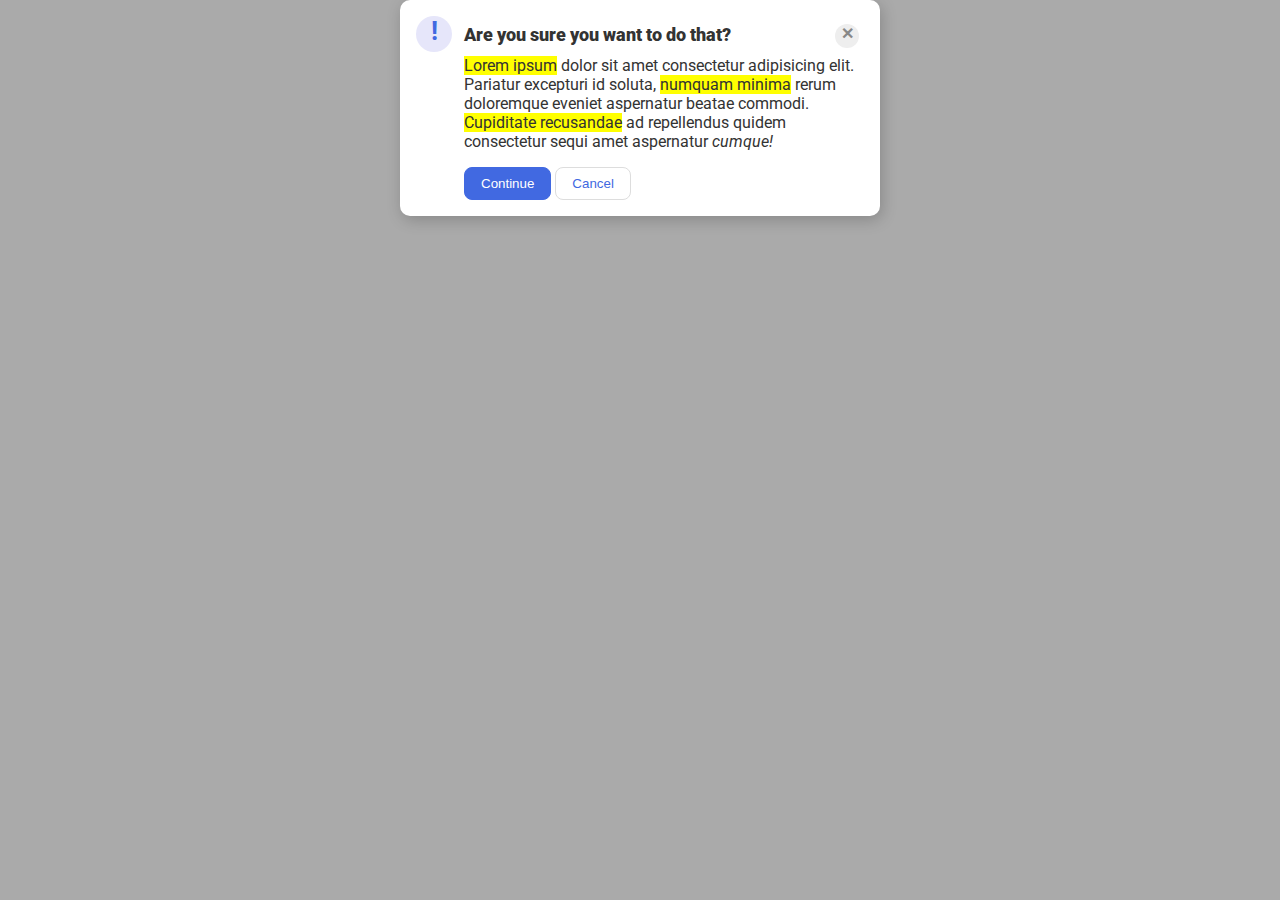
<file: Week - 1/Day - 1/index.html>
<!DOCTYPE html>
<html lang="en">
  <head>
    <meta charset="UTF-8">
    <meta http-equiv="X-UA-Compatible" content="IE=edge">
    <meta name="viewport" content="width=device-width, initial-scale=1.0">
    <link rel="stylesheet" href="./styles.css">
    <title>Modal</title>
  </head>
  <body>
    <div class="modal">
      <div class="icon">!</div>
      <div class="content-container">
        <div class="header">Are you sure you want to do that?
        </div>
        <div class="close-button">&#x2715;</div>
        <div class="text"><span>Lorem ipsum</span> dolor sit amet consectetur adipisicing elit. Pariatur excepturi id soluta, <span>numquam minima</span> rerum doloremque eveniet aspernatur beatae commodi. <span>Cupiditate recusandae</span> ad repellendus quidem consectetur sequi amet aspernatur <em>cumque!</em></div>
        <button class="continue">Continue</button>
        <button class="cancel">Cancel</button>
      </div>
    </div>
  </body>
</html>
</file>
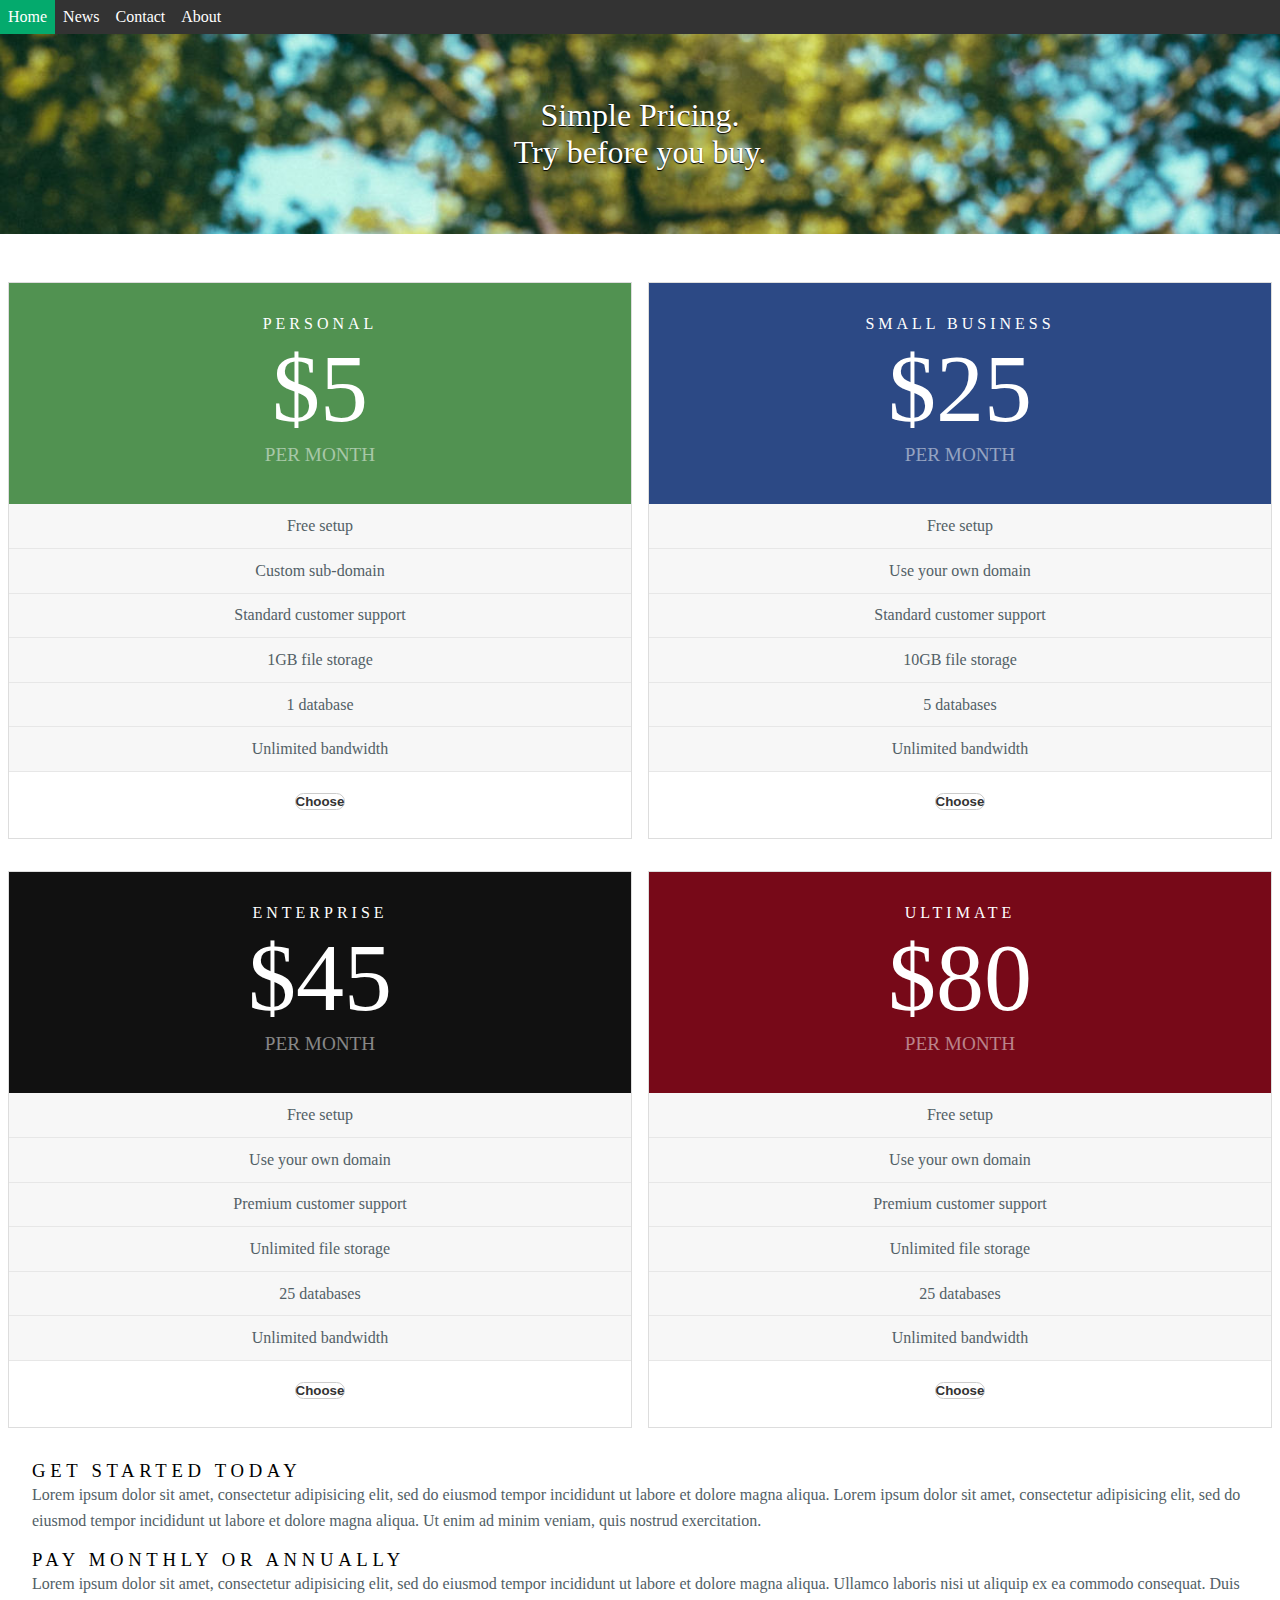
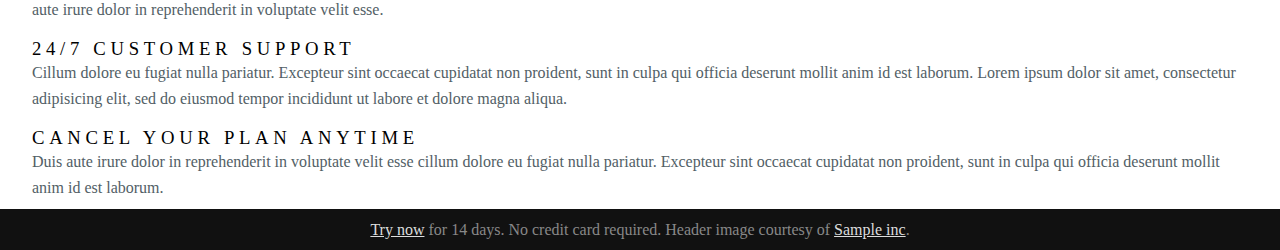
<file: Week - 1/Day - 2/index.html>
<!doctype html>
<html lang="en">

<head>
    <meta charset="utf-8">
    <meta name="viewport" content="width=device-width, initial-scale=1.0">
    <meta name="description" content="A layout example that shows off a responsive pricing table.">
    <title>Pricing Table &ndash; Layout Examples &ndash; Pure</title>
    <link rel="stylesheet" href="styles.css">
</head>

<body>

    <ul class="top-menu">
        <li><a class="active" href="#">Home</a></li>
        <li><a href="#">News</a></li>
        <li><a href="#">Contact</a></li>
        <li><a href="#">About</a></li>
    </ul>

    <div class="banner">
        <h1 class="banner-head">
            Simple Pricing.<br>
            Try before you buy.
        </h1>
    </div>

    <div class="l-content">
        <div class="pricing-tables pure-g">
            <div class="column">
                <div class="pricing-table pricing-table-free">
                    <div class="pricing-table-header">
                        <h2>Personal</h2>

                        <span class="pricing-table-price">
                            $5 <span>per month</span>
                        </span>
                    </div>

                    <ul class="pricing-table-list">
                        <li>Free setup</li>
                        <li>Custom sub-domain</li>
                        <li>Standard customer support</li>
                        <li>1GB file storage</li>
                        <li>1 database</li>
                        <li>Unlimited bandwidth</li>
                    </ul>

                    <button class="button-choose pure-button">Choose</button>
                </div>
            </div>

            <div class="column">
                <div class="pricing-table pricing-table-biz pricing-table-selected">
                    <div class="pricing-table-header">
                        <h2>Small Business</h2>

                        <span class="pricing-table-price">
                            $25 <span>per month</span>
                        </span>
                    </div>

                    <ul class="pricing-table-list">
                        <li>Free setup</li>
                        <li>Use your own domain</li>
                        <li>Standard customer support</li>
                        <li>10GB file storage</li>
                        <li>5 databases</li>
                        <li>Unlimited bandwidth</li>
                    </ul>

                    <button class="button-choose pure-button">Choose</button>
                </div>
            </div>

            <div class="column">
                <div class="pricing-table pricing-table-enterprise">
                    <div class="pricing-table-header">
                        <h2>Enterprise</h2>

                        <span class="pricing-table-price">
                            $45 <span>per month</span>
                        </span>
                    </div>

                    <ul class="pricing-table-list">
                        <li>Free setup</li>
                        <li>Use your own domain</li>
                        <li>Premium customer support</li>
                        <li>Unlimited file storage</li>
                        <li>25 databases</li>
                        <li>Unlimited bandwidth</li>
                    </ul>

                    <button class="button-choose pure-button">Choose</button>
                </div>
            </div>

            <div class="column">
                <div class="pricing-table pricing-table-ult">
                    <div class="pricing-table-header">
                        <h2>Ultimate</h2>

                        <span class="pricing-table-price">
                            $80 <span>per month</span>
                        </span>
                    </div>

                    <ul class="pricing-table-list">
                        <li>Free setup</li>
                        <li>Use your own domain</li>
                        <li>Premium customer support</li>
                        <li>Unlimited file storage</li>
                        <li>25 databases</li>
                        <li>Unlimited bandwidth</li>
                    </ul>

                    <button class="button-choose pure-button">Choose</button>
                </div>
            </div>
        </div> <!-- end pricing-tables -->

        <div class="information pure-g">
            <div class="pure-u-1 pure-u-md-1-2">
                <div class="l-box">
                    <h3 class="information-head">Get started today</h3>
                    <p>
                        Lorem ipsum dolor sit amet, consectetur adipisicing elit, sed do eiusmod tempor incididunt ut
                        labore et dolore magna aliqua. Lorem ipsum dolor sit amet, consectetur adipisicing elit, sed do
                        eiusmod tempor incididunt ut labore et dolore magna aliqua. Ut enim ad minim veniam, quis
                        nostrud exercitation.
                    </p>
                </div>
            </div>

            <div class="pure-u-1 pure-u-md-1-2">
                <div class="l-box">
                    <h3 class="information-head">Pay monthly or annually</h3>
                    <p>
                        Lorem ipsum dolor sit amet, consectetur adipisicing elit, sed do eiusmod tempor incididunt ut
                        labore et dolore magna aliqua. Ullamco laboris nisi ut aliquip ex ea commodo
                        consequat. Duis aute irure dolor in reprehenderit in voluptate velit esse.
                    </p>
                </div>
            </div>

            <div class="pure-u-1 pure-u-md-1-2">
                <div class="l-box">
                    <h3 class="information-head">24/7 customer support</h3>
                    <p>
                        Cillum dolore eu fugiat nulla pariatur. Excepteur sint occaecat cupidatat non proident, sunt in
                        culpa qui officia deserunt mollit anim id est laborum. Lorem ipsum dolor sit amet, consectetur
                        adipisicing elit, sed do eiusmod tempor incididunt ut labore et dolore magna aliqua.
                    </p>
                </div>
            </div>

            <div class="pure-u-1 pure-u-md-1-2">
                <div class="l-box">
                    <h3 class="information-head">Cancel your plan anytime</h3>
                    <p>
                        Duis aute irure dolor in reprehenderit in voluptate velit esse
                        cillum dolore eu fugiat nulla pariatur. Excepteur sint occaecat cupidatat non proident, sunt in
                        culpa qui officia deserunt mollit anim id est laborum.
                    </p>
                </div>
            </div>
        </div> <!-- end information -->
    </div> <!-- end l-content -->

    <div class="footer l-box">
        <p>
            <a href="#">Try now</a> for 14 days. No credit card required. Header image courtesy of <a href='#'>Sample
                inc</a>.
        </p>
    </div>

</body>

</html>
</file>
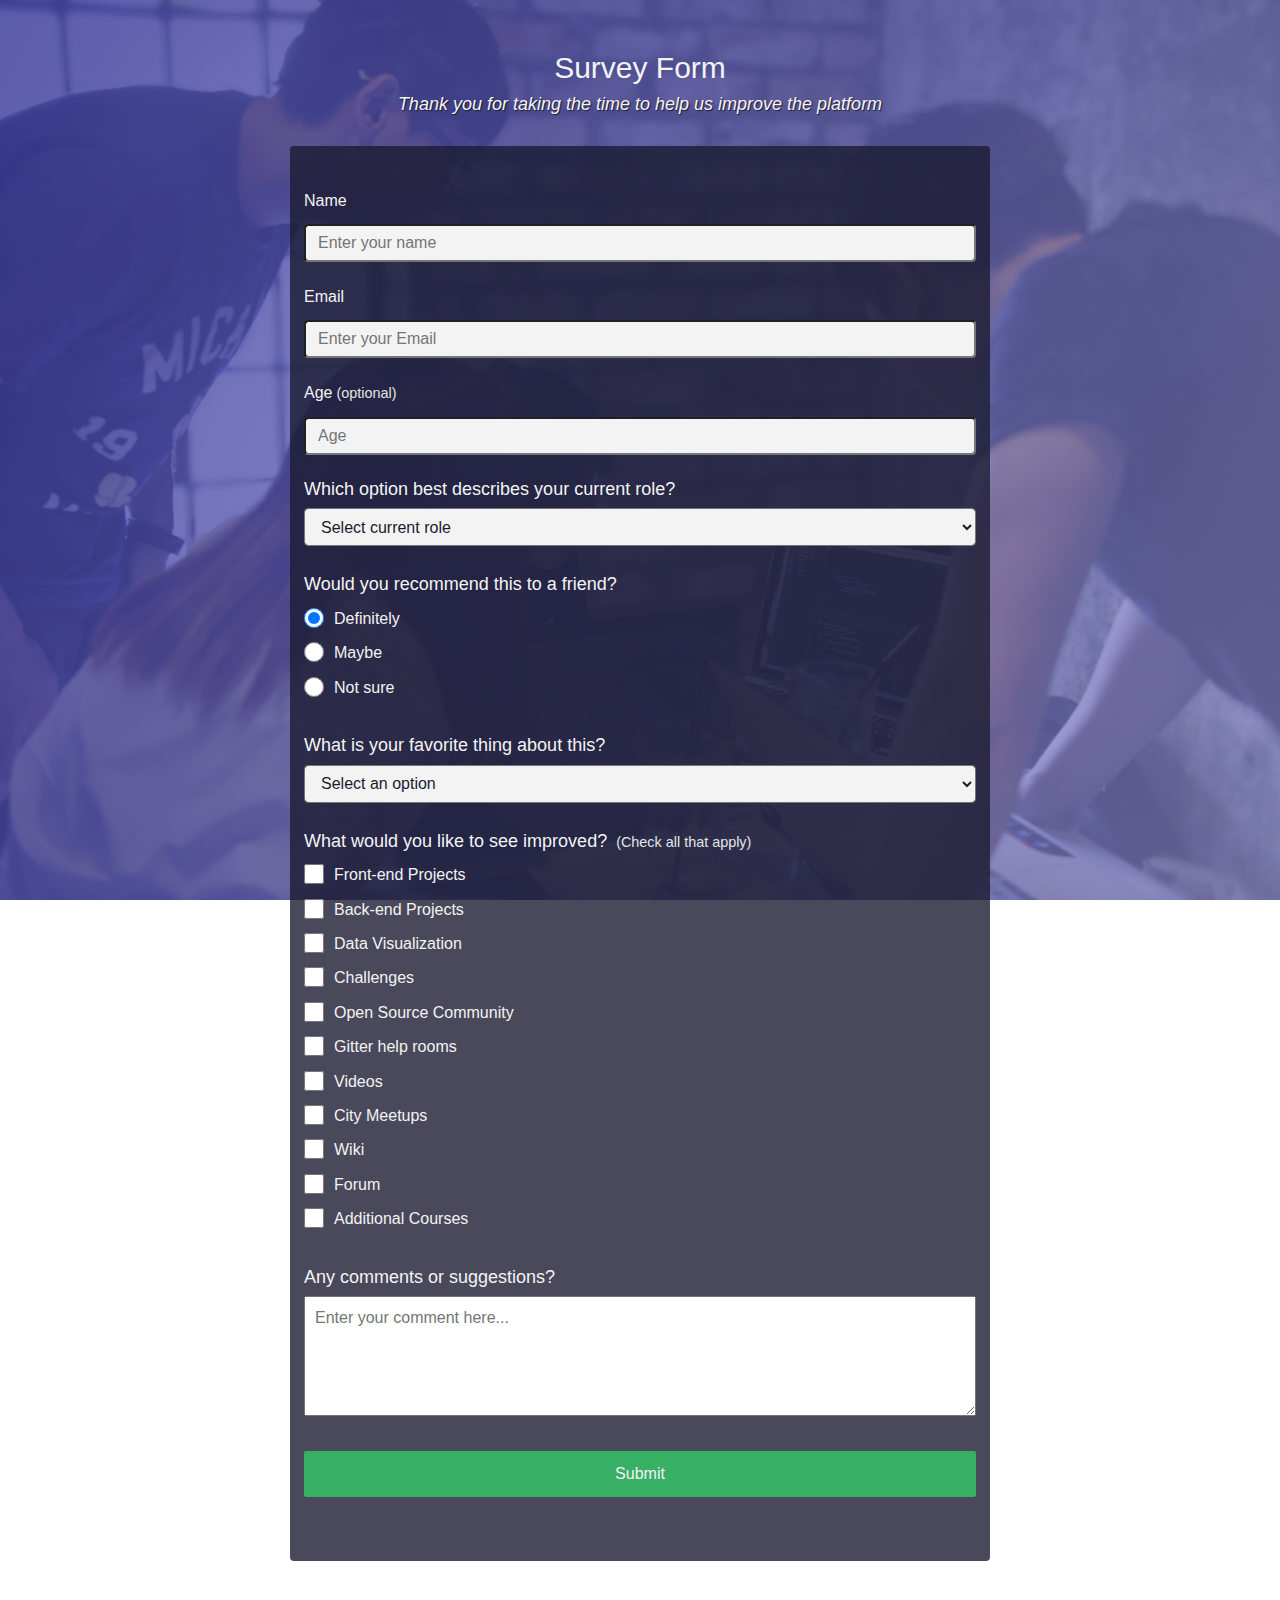
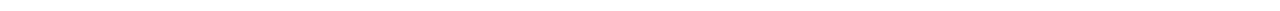
<file: Week - 1/Day - 3/index.html>
<!DOCTYPE html>
<html lang="en">
<head>
    <meta charset="UTF-8">
    <meta http-equiv="X-UA-Compatible" content="IE=edge">
    <meta name="viewport" content="width=device-width, initial-scale=1.0">
    <title>Document</title>
    <link rel="stylesheet" href="styles.css">
</head>
<body>
    
    <div class="container">
        <header class="header">
          <h1 id="title" class="text-center">Survey Form</h1>
          <p id="description" class="description text-center">
            Thank you for taking the time to help us improve the platform
          </p>
        </header>
        <form id="survey-form">
          <div class="form-group">
            <label id="name-label" for="name">Name</label>
            <input
              type="text"
              name="name"
              id="name"
              class="form-control"
              placeholder="Enter your name"
              required
            />
          </div>
          <div class="form-group">
            <label id="email-label" for="email">Email</label>
            <input
              type="email"
              name="email"
              id="email"
              class="form-control"
              placeholder="Enter your Email"
              required
            />
          </div>
          <div class="form-group">
            <label id="number-label" for="number"
              >Age<span class="clue">(optional)</span></label
            >
            <input
              type="number"
              name="age"
              id="number"
              min="10"
              max="99"
              class="form-control"
              placeholder="Age"
            />
          </div>
          <div class="form-group">
            <p>Which option best describes your current role?</p>
            <select id="dropdown" name="role" class="form-control" required>
              <option disabled selected value>Select current role</option>
              <option value="student">Student</option>
              <option value="job">Full Time Job</option>
              <option value="learner">Full Time Learner</option>
              <option value="preferNo">Prefer not to say</option>
              <option value="other">Other</option>
            </select>
          </div>
      
          <div class="form-group">
            <p>Would you recommend this to a friend?</p>
            <label>
              <input
                name="user-recommend"
                value="definitely"
                type="radio"
                class="input-radio"
                checked
              />Definitely</label
            >
            <label>
              <input
                name="user-recommend"
                value="maybe"
                type="radio"
                class="input-radio"
              />Maybe</label
            >
      
            <label
              ><input
                name="user-recommend"
                value="not-sure"
                type="radio"
                class="input-radio"
              />Not sure</label
            >
          </div>
      
          <div class="form-group">
            <p>
              What is your favorite thing about this?
            </p>
            <select id="most-like" name="mostLike" class="form-control" required>
              <option disabled selected value>Select an option</option>
              <option value="challenges">Challenges</option>
              <option value="projects">Projects</option>
              <option value="community">Community</option>
              <option value="openSource">Open Source</option>
            </select>
          </div>
      
          <div class="form-group">
            <p>
              What would you like to see improved?
              <span class="clue">(Check all that apply)</span>
            </p>
      
            <label
              ><input
                name="prefer"
                value="front-end-projects"
                type="checkbox"
                class="input-checkbox"
              />Front-end Projects</label
            >
            <label>
              <input
                name="prefer"
                value="back-end-projects"
                type="checkbox"
                class="input-checkbox"
              />Back-end Projects</label
            >
            <label
              ><input
                name="prefer"
                value="data-visualization"
                type="checkbox"
                class="input-checkbox"
              />Data Visualization</label
            >
            <label
              ><input
                name="prefer"
                value="challenges"
                type="checkbox"
                class="input-checkbox"
              />Challenges</label
            >
            <label
              ><input
                name="prefer"
                value="open-source-community"
                type="checkbox"
                class="input-checkbox"
              />Open Source Community</label
            >
            <label
              ><input
                name="prefer"
                value="gitter-help-rooms"
                type="checkbox"
                class="input-checkbox"
              />Gitter help rooms</label
            >
            <label
              ><input
                name="prefer"
                value="videos"
                type="checkbox"
                class="input-checkbox"
              />Videos</label
            >
            <label
              ><input
                name="prefer"
                value="city-meetups"
                type="checkbox"
                class="input-checkbox"
              />City Meetups</label
            >
            <label
              ><input
                name="prefer"
                value="wiki"
                type="checkbox"
                class="input-checkbox"
              />Wiki</label
            >
            <label
              ><input
                name="prefer"
                value="forum"
                type="checkbox"
                class="input-checkbox"
              />Forum</label
            >
            <label
              ><input
                name="prefer"
                value="additional-courses"
                type="checkbox"
                class="input-checkbox"
              />Additional Courses</label
            >
          </div>
      
          <div class="form-group">
            <p>Any comments or suggestions?</p>
            <textarea
              id="comments"
              class="input-textarea"
              name="comment"
              placeholder="Enter your comment here..."
            ></textarea>
          </div>
      
          <div class="form-group">
            <button type="submit" id="submit" class="submit-button">
              Submit
            </button>
          </div>
        </form>
      </div>

</body>
</html>
</file>
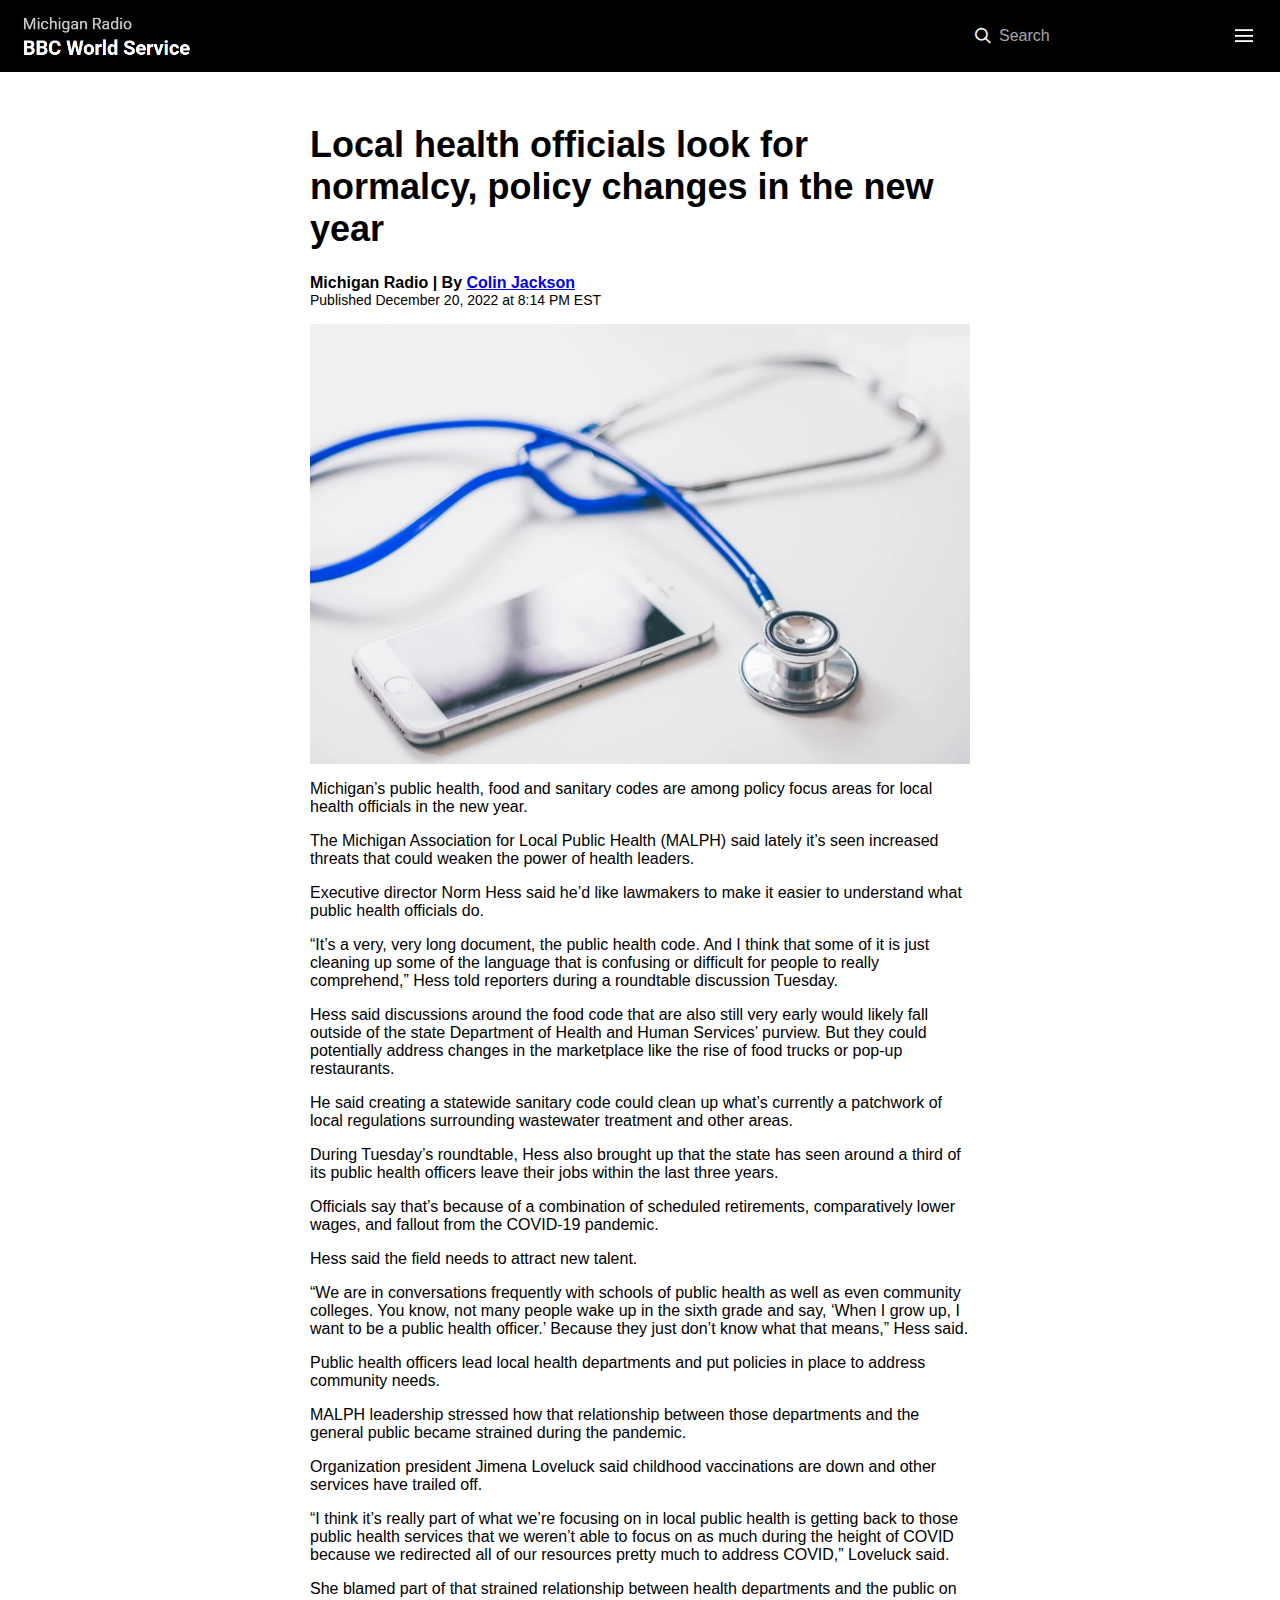
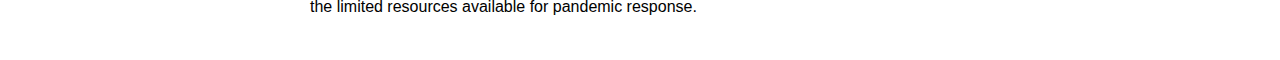
<file: Week - 1/Day - 4/index.html>
<html>
  <head>
    <link href="styles.css" rel="stylesheet" />
  </head>
  <body>
    <nav class="navbar">
      <img class="navbar-logo" src="attachments/logo.png" height="100px" />
      <label for="search-input">
        <span class="icon-search"></span>
        <input
          type="text"
          placeholder="Search"
          class="navbar-search"
          id="search-input"
        />
      </label>
    </nav>
    <span class="burger icon-menu" tabindex="0"></span>
    <span class="burger icon-close"></span>
    <nav class="menu">
      <a href="#" style="animation-delay: 0.1s"> Home </a>
      <a href="#" style="animation-delay: 0.2s"> About </a>
      <a href="#" style="animation-delay: 0.3s"> Services </a>
      <a href="#" style="animation-delay: 0.4s"> Products </a>
      <!-- other links with appt delay -->
    </nav>
    <div class="content">
      <h1>
        Local health officials look for normalcy, policy changes in the new year
      </h1>
      <p class="author-info">
        Michigan Radio | By <a href="#">Colin Jackson</a>
        <span>Published December 20, 2022 at 8:14 PM EST</span>
      </p>
      <img src="attachments/post.png" alt="" />
      <p>
        Michigan’s public health, food and sanitary codes are among policy focus
        areas for local health officials in the new year.
      </p>
      <p>
        The Michigan Association for Local Public Health (MALPH) said lately
        it’s seen increased threats that could weaken the power of health
        leaders.
      </p>
      <p>
        Executive director Norm Hess said he’d like lawmakers to make it easier
        to understand what public health officials do.
      </p>
      <p>
        “It’s a very, very long document, the public health code. And I think
        that some of it is just cleaning up some of the language that is
        confusing or difficult for people to really comprehend,” Hess told
        reporters during a roundtable discussion Tuesday.
      </p>
      <p>
        Hess said discussions around the food code that are also still very
        early would likely fall outside of the state Department of Health and
        Human Services’ purview. But they could potentially address changes in
        the marketplace like the rise of food trucks or pop-up restaurants.
      </p>
      <p>
        He said creating a statewide sanitary code could clean up what’s
        currently a patchwork of local regulations surrounding wastewater
        treatment and other areas.
      </p>
      <p>
        During Tuesday’s roundtable, Hess also brought up that the state has
        seen around a third of its public health officers leave their jobs
        within the last three years.
      </p>
      <p>
        Officials say that’s because of a combination of scheduled retirements,
        comparatively lower wages, and fallout from the COVID-19 pandemic.
      </p>
      <p>Hess said the field needs to attract new talent.</p>
      <p>
        “We are in conversations frequently with schools of public health as
        well as even community colleges. You know, not many people wake up in
        the sixth grade and say, ‘When I grow up, I want to be a public health
        officer.’ Because they just don’t know what that means,” Hess said.
      </p>
      <p>
        Public health officers lead local health departments and put policies in
        place to address community needs.
      </p>
      <p>
        MALPH leadership stressed how that relationship between those
        departments and the general public became strained during the pandemic.
      </p>
      <p>
        Organization president Jimena Loveluck said childhood vaccinations are
        down and other services have trailed off.
      </p>
      <p>
        “I think it’s really part of what we’re focusing on in local public
        health is getting back to those public health services that we weren’t
        able to focus on as much during the height of COVID because we
        redirected all of our resources pretty much to address COVID,” Loveluck
        said.
      </p>
      <p>
        She blamed part of that strained relationship between health departments
        and the public on the limited resources available for pandemic response.
      </p>
    </div>
  </body>
</html>
</file>
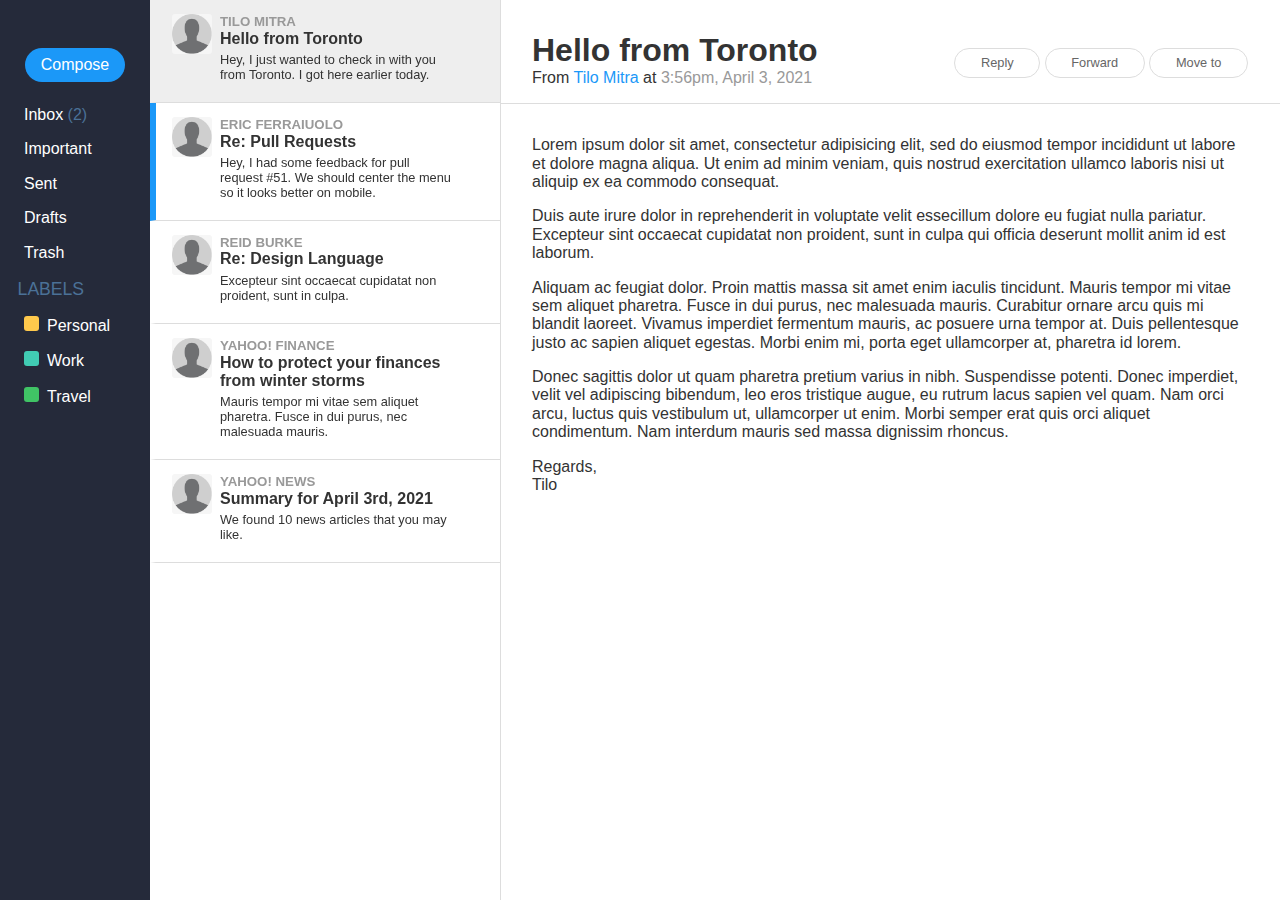
<file: Week - 1/Day - 5/index.html>
<!doctype html>
<html lang="en">
<head>
    <meta charset="utf-8">
    <meta name="viewport" content="width=device-width, initial-scale=1.0">
    <meta name="description" content="A layout example that shows off a responsive email layout.">
    <title>Email &ndash; Layout Examples &ndash; Pure</title>
    <link rel="stylesheet" href="css/pure-min.css">
    <link rel="stylesheet" href="styles.css">
</head>
<body>

<div id="layout" class="content pure-g">
    <div id="nav" class="pure-u">
        <a href="#" id="menuLink" class="nav-menu-button" tabindex="0">Menu</a>

        <div class="nav-inner">
            <button class="primary-button pure-button">Compose</button>

            <div class="pure-menu">
                <ul class="pure-menu-list">
                    <li class="pure-menu-item"><a href="#" class="pure-menu-link">Inbox <span class="email-count">(2)</span></a></li>
                    <li class="pure-menu-item"><a href="#" class="pure-menu-link">Important</a></li>
                    <li class="pure-menu-item"><a href="#" class="pure-menu-link">Sent</a></li>
                    <li class="pure-menu-item"><a href="#" class="pure-menu-link">Drafts</a></li>
                    <li class="pure-menu-item"><a href="#" class="pure-menu-link">Trash</a></li>
                    <li class="pure-menu-heading">Labels</li>
                    <li class="pure-menu-item"><a href="#" class="pure-menu-link"><span class="email-label-personal"></span>Personal</a></li>
                    <li class="pure-menu-item"><a href="#" class="pure-menu-link"><span class="email-label-work"></span>Work</a></li>
                    <li class="pure-menu-item"><a href="#" class="pure-menu-link"><span class="email-label-travel"></span>Travel</a></li>
                </ul>
            </div>
        </div>
    </div>

    <div id="list" class="pure-u-1">
        <div class="email-item email-item-selected pure-g">
            <div class="pure-u">
                <img width="64" height="64" alt="Tilo Mitra&#x27;s avatar" class="email-avatar" src="./attachments/userpic.png">
            </div>

            <div class="pure-u-3-4">
                <h5 class="email-name">Tilo Mitra</h5>
                <h4 class="email-subject">Hello from Toronto</h4>
                <p class="email-desc">
                    Hey, I just wanted to check in with you from Toronto. I got here earlier today.
                </p>
            </div>
        </div>

        <div class="email-item email-item-unread pure-g">
            <div class="pure-u">
                <img width="64" height="64" alt="Eric Ferraiuolo&#x27;s avatar" class="email-avatar" src="./attachments/userpic.png">
            </div>

            <div class="pure-u-3-4">
                <h5 class="email-name">Eric Ferraiuolo</h5>
                <h4 class="email-subject">Re: Pull Requests</h4>
                <p class="email-desc">
                    Hey, I had some feedback for pull request #51. We should center the menu so it looks better on mobile.
                </p>
            </div>
        </div>

        <div class="email-item pure-g">
            <div class="pure-u">
                <img width="64" height="64" alt="Reid Burke&#x27;s avatar" class="email-avatar" src="./attachments/userpic.png">
            </div>

            <div class="pure-u-3-4">
                <h5 class="email-name">Reid Burke</h5>
                <h4 class="email-subject">Re: Design Language</h4>
                <p class="email-desc">
                    Excepteur sint occaecat cupidatat non proident, sunt in culpa.
                </p>
            </div>
        </div>

        <div class="email-item pure-g">
            <div class="pure-u">
                <img width="64" height="64" alt="Yahoo! Finance&#x27;s Avatar" class="email-avatar" src="./attachments/userpic.png">
            </div>

            <div class="pure-u-3-4">
                <h5 class="email-name">Yahoo! Finance</h5>
                <h4 class="email-subject">How to protect your finances from winter storms</h4>
                <p class="email-desc">
                    Mauris tempor mi vitae sem aliquet pharetra. Fusce in dui purus, nec malesuada mauris.
                </p>
            </div>
        </div>

        <div class="email-item pure-g">
            <div class="pure-u">
                <img width="64" height="64" alt="Yahoo! News&#x27; avatar" class="email-avatar" src="./attachments/userpic.png">
            </div>

            <div class="pure-u-3-4">
                <h5 class="email-name">Yahoo! News</h5>
                <h4 class="email-subject">Summary for April 3rd, 2021</h4>
                <p class="email-desc">
                    We found 10 news articles that you may like.
                </p>
            </div>
        </div>
    </div>

    <div id="main" class="pure-u-1">
        <div class="email-content">
            <div class="email-content-header pure-g">
                <div class="pure-u-1-2">
                    <h1 class="email-content-title">Hello from Toronto</h1>
                    <p class="email-content-subtitle">
                        From <a>Tilo Mitra</a> at <span>3:56pm, April 3, 2021</span>
                    </p>
                </div>

                <div class="email-content-controls pure-u-1-2">
                    <button class="secondary-button pure-button">Reply</button>
                    <button class="secondary-button pure-button">Forward</button>
                    <button class="secondary-button pure-button">Move to</button>
                </div>
            </div>

            <div class="email-content-body">
                <p>
                    Lorem ipsum dolor sit amet, consectetur adipisicing elit, sed do eiusmod tempor incididunt ut labore et dolore magna aliqua. Ut enim ad minim veniam, quis nostrud exercitation ullamco laboris nisi ut aliquip ex ea commodo consequat.
                </p>
                <p>
                    Duis aute irure dolor in reprehenderit in voluptate velit essecillum dolore eu fugiat nulla pariatur. Excepteur sint occaecat cupidatat non proident, sunt in culpa qui officia deserunt mollit anim id est laborum.
                </p>
                <p>
                    Aliquam ac feugiat dolor. Proin mattis massa sit amet enim iaculis tincidunt. Mauris tempor mi vitae sem aliquet pharetra. Fusce in dui purus, nec malesuada mauris. Curabitur ornare arcu quis mi blandit laoreet. Vivamus imperdiet fermentum mauris, ac posuere urna tempor at. Duis pellentesque justo ac sapien aliquet egestas. Morbi enim mi, porta eget ullamcorper at, pharetra id lorem.
                </p>
                <p>
                    Donec sagittis dolor ut quam pharetra pretium varius in nibh. Suspendisse potenti. Donec imperdiet, velit vel adipiscing bibendum, leo eros tristique augue, eu rutrum lacus sapien vel quam. Nam orci arcu, luctus quis vestibulum ut, ullamcorper ut enim. Morbi semper erat quis orci aliquet condimentum. Nam interdum mauris sed massa dignissim rhoncus.
                </p>
                <p>
                    Regards,<br>
                    Tilo
                </p>
            </div>
        </div>
    </div>
</div>
</body>
</html>
</file>
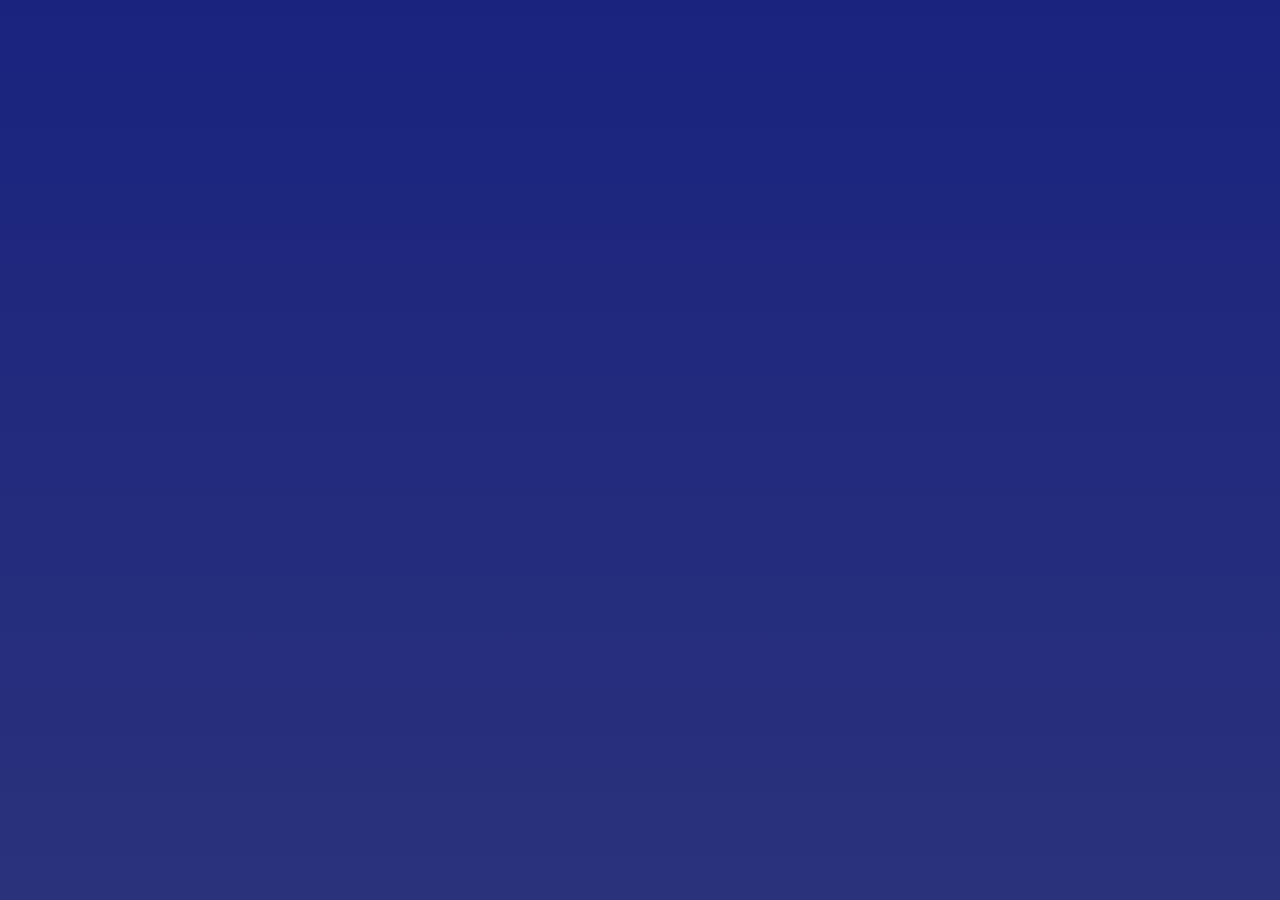
<file: Week - 2/Day - 1/index.html>
<!DOCTYPE html>
<html lang="en">
<head>
    <meta charset="UTF-8">
    <meta http-equiv="X-UA-Compatible" content="IE=edge">
    <meta name="viewport" content="width=device-width, initial-scale=1.0">
    <title>Document</title>
    <link rel="stylesheet" href="styles.css">
    <script src="main.js"></script>
</head>
<body>
    <div class="time" id='time'></div>
</body>
</html>
</file>
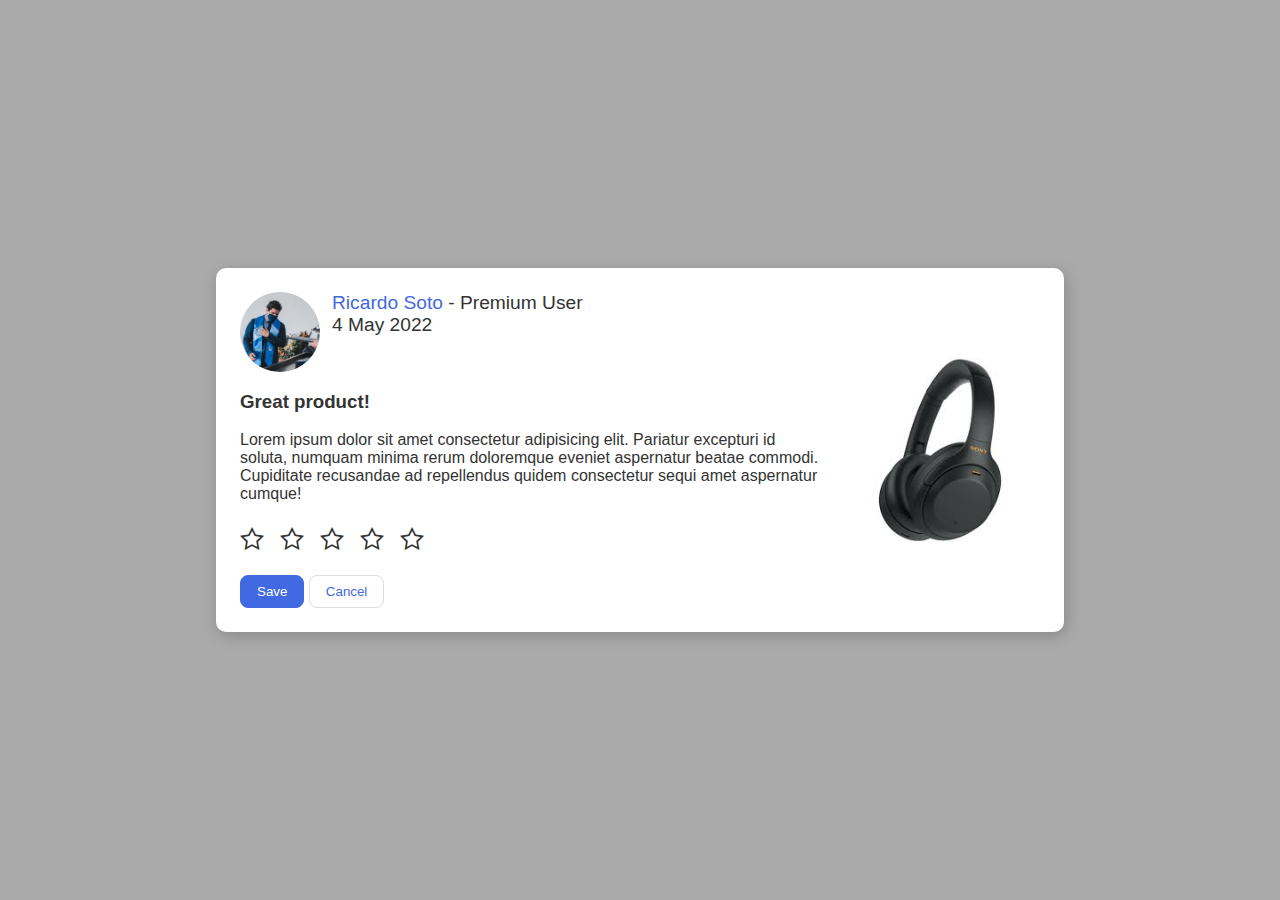
<file: Week - 2/Day - 2/index.html>
<!DOCTYPE html>
<html lang="en">
<head>
    <meta charset="UTF-8">
    <meta http-equiv="X-UA-Compatible" content="IE=edge">
    <meta name="viewport" content="width=device-width, initial-scale=1.0">
    <title>Review Card</title>
    <link rel="stylesheet" href="./styles.css">
    <script src="./main.js"></script>
</head>
<body>
    <div class="modal">
        <div class="content-container">
          <div class="header">
            <img src="./attachments/profilep.jpg" class="user-img"></img>
            <div>
                <p><a href="#">Ricardo Soto</a> - Premium User</p>
                <p>4 May 2022</p>
            </div>
          </div>
          <h3>Great product!</h3>
          <p class="text">Lorem ipsum dolor sit amet consectetur adipisicing elit. Pariatur excepturi id soluta, numquam minima rerum doloremque eveniet aspernatur beatae commodi. Cupiditate recusandae ad repellendus quidem consectetur sequi amet aspernatur cumque!</p>
          <div class="star-container">
            <span class="icon-star-empty"></span>
            <span class="icon-star-empty"></span>
            <span class="icon-star-empty"></span>
            <span class="icon-star-empty"></span>
            <span class="icon-star-empty"></span>
          </div>
          <button class="continue">Save</button>
          <button class="cancel">Cancel</button>
        </div>
        <img class="product-img" src="./attachments/headphones.jpg">
      </div>
</body>
</html>
</file>
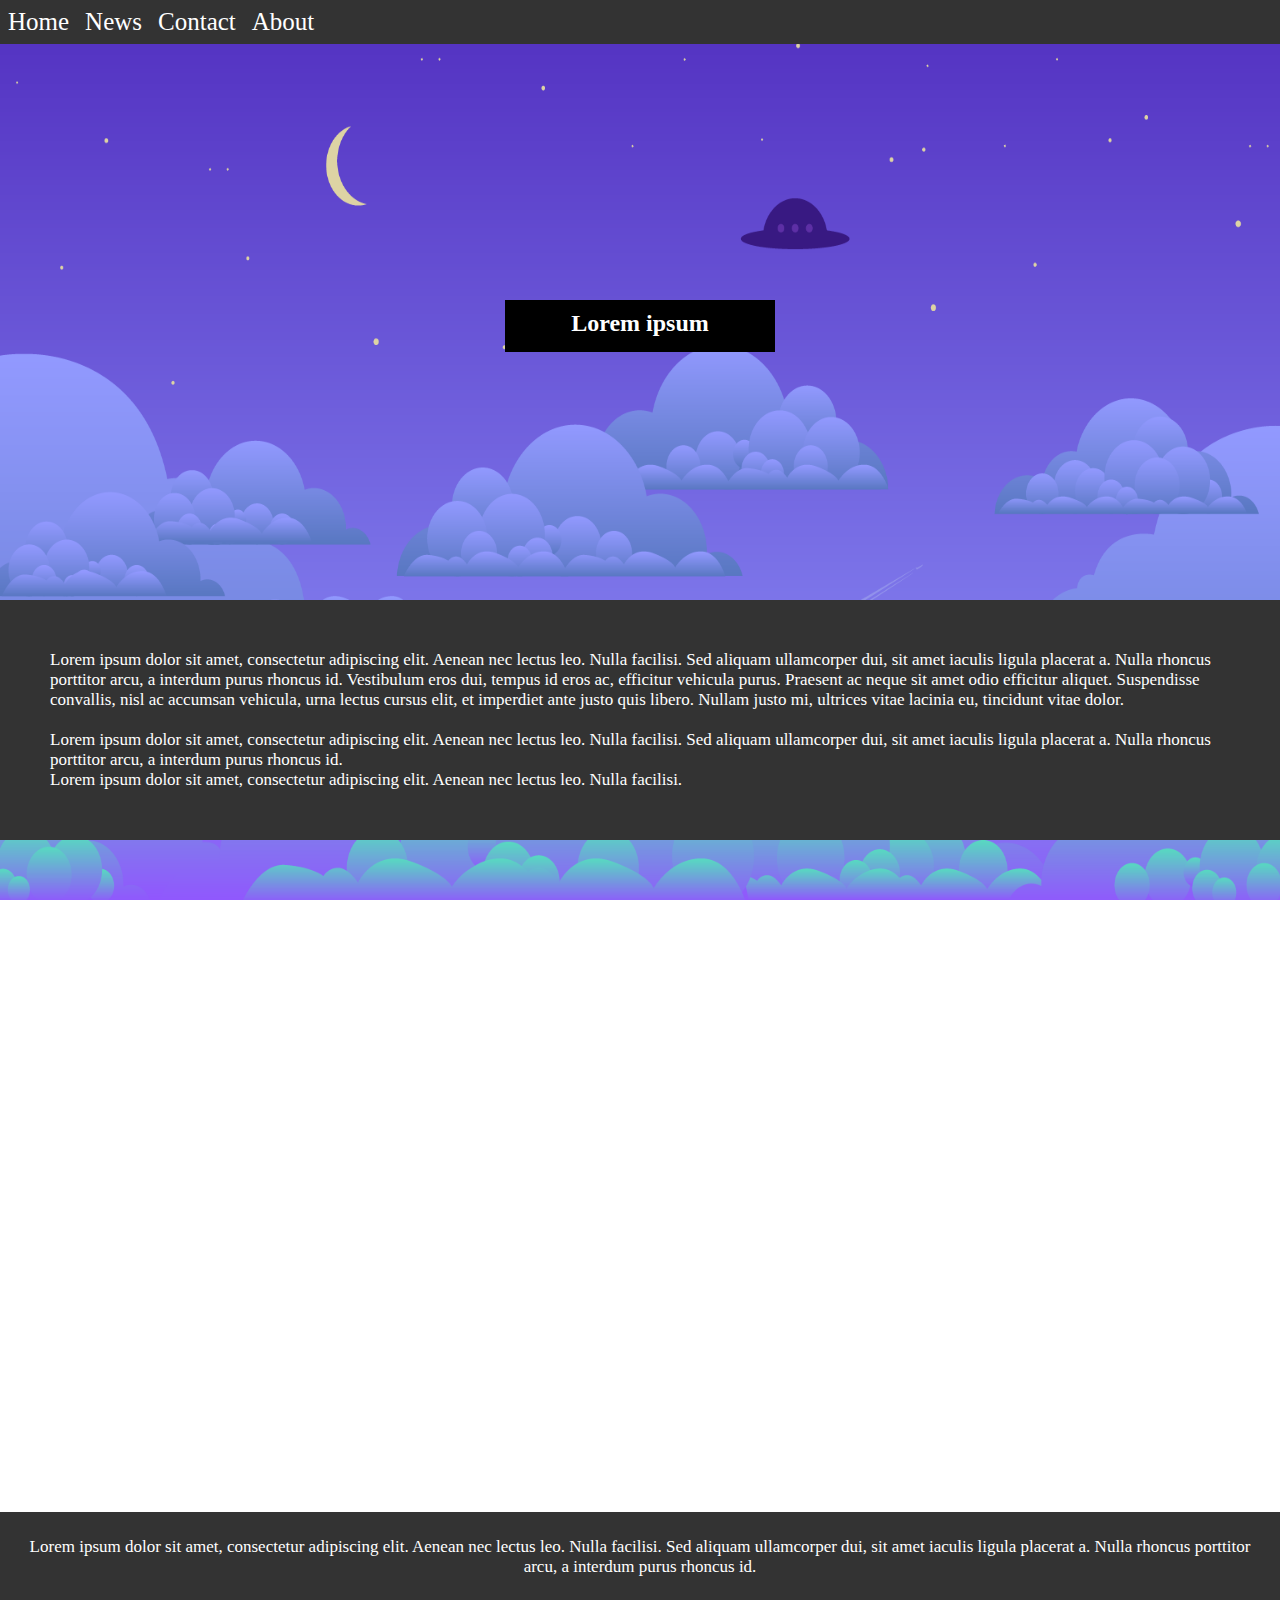
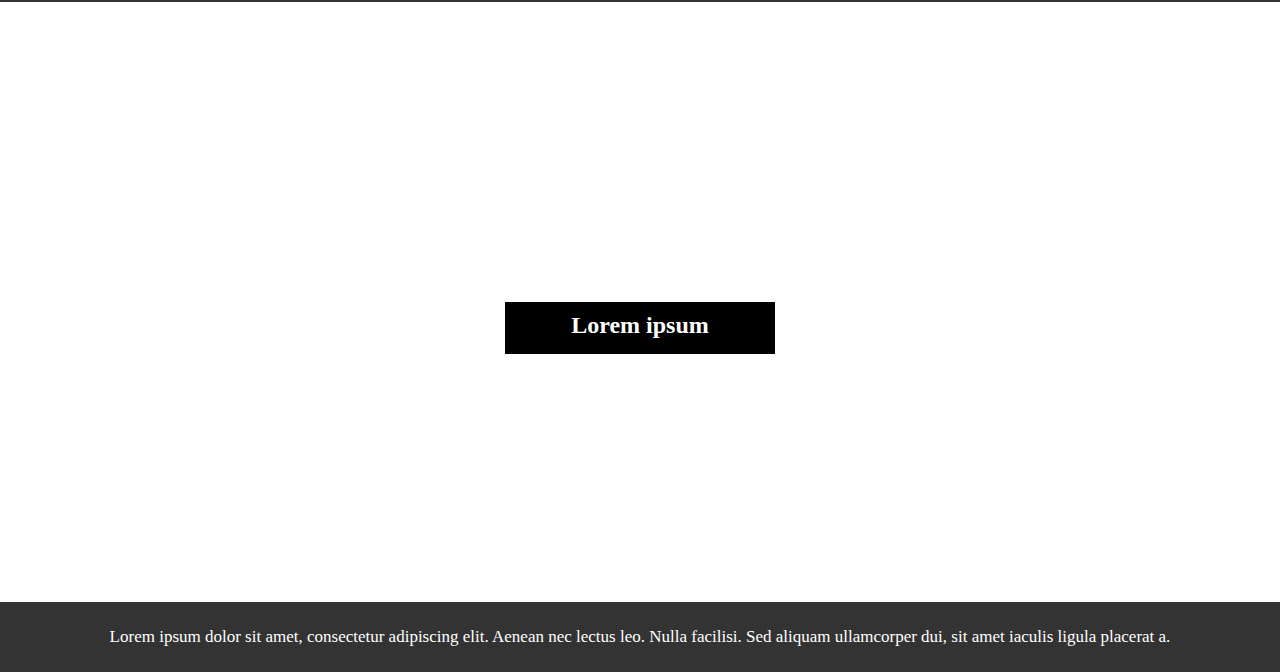
<file: Week - 2/Day - 3/index.html>
<!DOCTYPE html>
<html lang="en">
  <head>
    <link rel="stylesheet" href="styles.css" />
    <script src="main.js"></script>
    <ul class="top-menu">
        <li><a class="menu-item" href="#">Home</a></li>
        <li><a class="menu-item" href="#">News</a></li>
        <li><a class="menu-item" href="#">Contact</a></li>
        <li><a class="menu-item" href="#">About</a></li>
      </ul>
  </head>

  <body>
    <!-- Giving title of the first parallax -->
    <div class="parallax-1">
      <h2>Lorem ipsum</h2>
    </div>

    <!--Content of first parallax -->
    <div class="para-1">
      <p>
        Lorem ipsum dolor sit amet, consectetur adipiscing elit. Aenean nec
        lectus leo. Nulla facilisi. Sed aliquam ullamcorper dui, sit amet
        iaculis ligula placerat a. Nulla rhoncus porttitor arcu, a interdum
        purus rhoncus id. Vestibulum eros dui, tempus id eros ac, efficitur
        vehicula purus. Praesent ac neque sit amet odio efficitur aliquet.
        Suspendisse convallis, nisl ac accumsan vehicula, urna lectus cursus
        elit, et imperdiet ante justo quis libero. Nullam justo mi, ultrices
        vitae lacinia eu, tincidunt vitae dolor.
        <br/>
        <br/>
        Lorem ipsum dolor sit amet, consectetur adipiscing elit. Aenean nec
        lectus leo. Nulla facilisi. Sed aliquam ullamcorper dui, sit amet
        iaculis ligula placerat a. Nulla rhoncus porttitor arcu, a interdum
        purus rhoncus id.
        <br/>
        Lorem ipsum dolor sit amet, consectetur adipiscing elit. Aenean nec
        lectus leo. Nulla facilisi.
      </p>
    </div>

    <!-- Giving title of the first parallax -->
    <div class="parallax-2">
        
        <section>
            <div class="container reveal">
              <div class="text-container">
                <div class="text-box">
                  <h3>Section Text</h3>
                  <p>
                    Lorem ipsum dolor sit amet consectetur adipisicing elit. Tempore
                    eius molestiae perferendis eos provident vitae iste.
                  </p>
                </div>
                <div class="text-box">
                  <h3>Section Text</h3>
                  <p>
                    Lorem ipsum dolor sit amet consectetur adipisicing elit. Tempore
                    eius molestiae perferendis eos provident vitae iste.
                  </p>
                </div>
                <div class="text-box">
                  <h3>Section Text</h3>
                  <p>
                    Lorem ipsum dolor sit amet consectetur adipisicing elit. Tempore
                    eius molestiae perferendis eos provident vitae iste.
                  </p>
                </div>
              </div>
            </div>
          </section>

          <section>
            <div class="container reveal">
              <div class="text-container">
                <div class="text-box">
                  <h3>Section Text</h3>
                  <p>
                    Lorem ipsum dolor sit amet consectetur adipisicing elit. Tempore
                    eius molestiae perferendis eos provident vitae iste.
                  </p>
                </div>
                <div class="text-box">
                  <h3>Section Text</h3>
                  <p>
                    Lorem ipsum dolor sit amet consectetur adipisicing elit. Tempore
                    eius molestiae perferendis eos provident vitae iste.
                  </p>
                </div>
                <div class="text-box">
                  <h3>Section Text</h3>
                  <p>
                    Lorem ipsum dolor sit amet consectetur adipisicing elit. Tempore
                    eius molestiae perferendis eos provident vitae iste.
                  </p>
                </div>
              </div>
            </div>
          </section>

          <section>
            <div class="container reveal">
              <div class="text-container">
                <div class="text-box">
                  <h3>Section Text</h3>
                  <p>
                    Lorem ipsum dolor sit amet consectetur adipisicing elit. Tempore
                    eius molestiae perferendis eos provident vitae iste.
                  </p>
                </div>
                <div class="text-box">
                  <h3>Section Text</h3>
                  <p>
                    Lorem ipsum dolor sit amet consectetur adipisicing elit. Tempore
                    eius molestiae perferendis eos provident vitae iste.
                  </p>
                </div>
                <div class="text-box">
                  <h3>Section Text</h3>
                  <p>
                    Lorem ipsum dolor sit amet consectetur adipisicing elit. Tempore
                    eius molestiae perferendis eos provident vitae iste.
                  </p>
                </div>
              </div>
            </div>
          </section>

          <section>
            <div class="container reveal">
              <div class="text-container">
                <div class="text-box">
                  <h3>Section Text</h3>
                  <p>
                    Lorem ipsum dolor sit amet consectetur adipisicing elit. Tempore
                    eius molestiae perferendis eos provident vitae iste.
                  </p>
                </div>
                <div class="text-box">
                  <h3>Section Text</h3>
                  <p>
                    Lorem ipsum dolor sit amet consectetur adipisicing elit. Tempore
                    eius molestiae perferendis eos provident vitae iste.
                  </p>
                </div>
                <div class="text-box">
                  <h3>Section Text</h3>
                  <p>
                    Lorem ipsum dolor sit amet consectetur adipisicing elit. Tempore
                    eius molestiae perferendis eos provident vitae iste.
                  </p>
                </div>
              </div>
            </div>
          </section>
    </div>

    <!--Content of first parallax -->
    <div class="para-2">
      <p>
        Lorem ipsum dolor sit amet, consectetur adipiscing elit. Aenean nec
        lectus leo. Nulla facilisi. Sed aliquam ullamcorper dui, sit amet
        iaculis ligula placerat a. Nulla rhoncus porttitor arcu, a interdum
        purus rhoncus id.
      </p>
    </div>

    <!--This will be same as first parallax-->
    <div class="parallax-1">
      <h2>Lorem ipsum</h2>
    </div>

    <div class="para-2">
      <p>
        Lorem ipsum dolor sit amet, consectetur adipiscing elit. Aenean nec
        lectus leo. Nulla facilisi. Sed aliquam ullamcorper dui, sit amet
        iaculis ligula placerat a.
      </p>
    </div>
  </body>
</html>
</file>
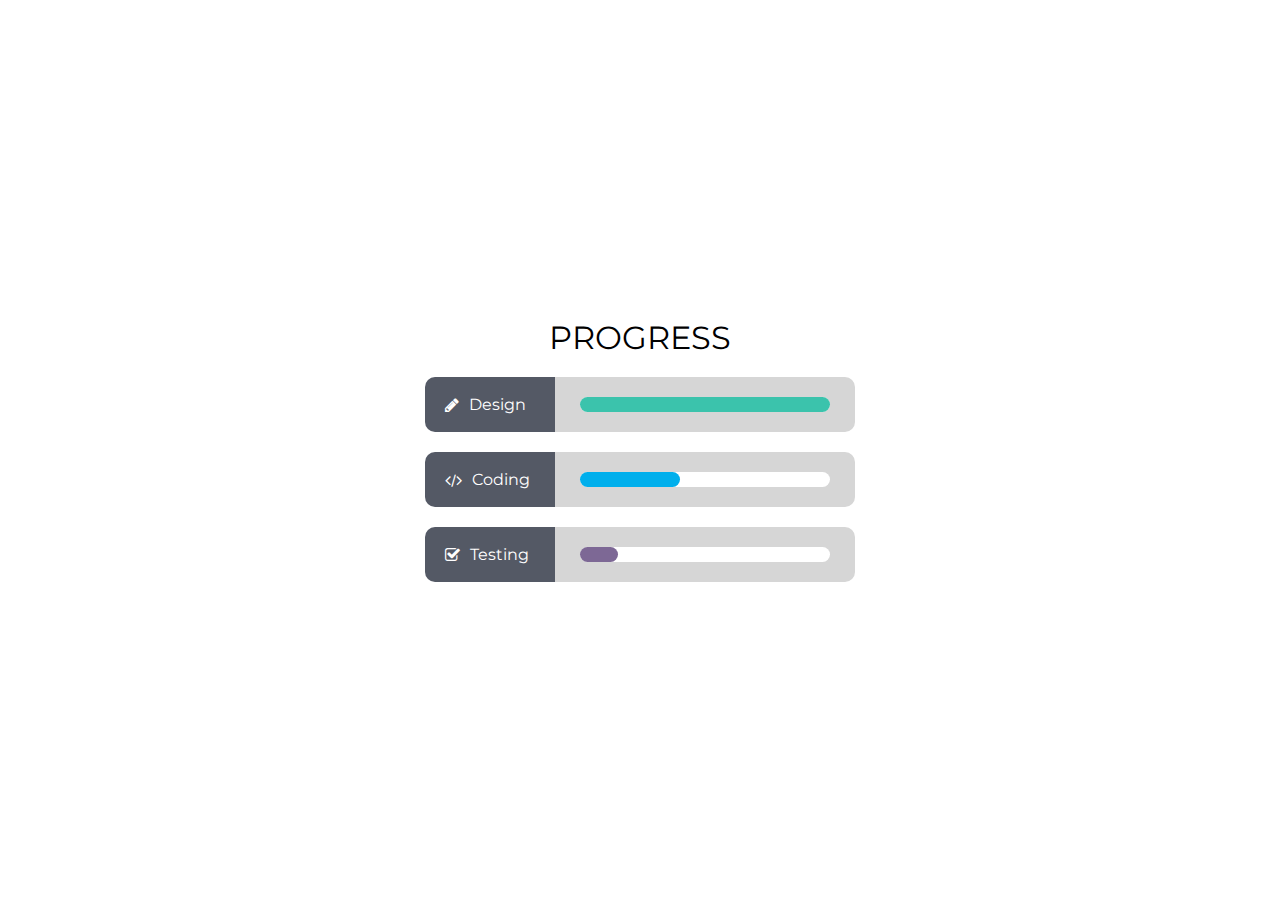
<file: Week - 2/Day - 4/index.html>
<!DOCTYPE html>
<html lang="en">
<head>
    <meta charset="UTF-8">
    <meta http-equiv="X-UA-Compatible" content="IE=edge">
    <meta name="viewport" content="width=device-width, initial-scale=1.0">
    <title>Progressbar</title>
    <link rel="stylesheet" href="styles.css">
    <script src="main.js"></script>
</head>
<body>

    <section id="container">

        <h1>PROGRESS</h1>

        <div id="progress-100" class="progress-bar">
            <label>
                <span class="icon-pencil"></span>
                Design
            </label>
            <div class="bar-container">
                <div class="bar">
                    <div class="color">
                        <span class="triangle">
                            <div class="indicator"></div>
                        </span>
                    </div>
                </div>
            </div>
        </div>
    
        <div id="progress-40" class="progress-bar">
            <label>
                <span class="icon-code"></span>
                Coding
            </label>
            <div class="bar-container">
                <div class="bar">
                    <div class="color">
                        <span class="triangle">
                            <div class="indicator"></div>
                        </span>
                    </div>
                </div>
            </div>
        </div>
    
        <div id="progress-15" class="progress-bar">
            <label>
                <span class="icon-check"></span>
                Testing
            </label>
            <div class="bar-container">
                <div class="bar">
                    <div class="color">
                        <span class="triangle">
                            <div class="indicator"></div>
                        </span>
                    </div>
                </div>
            </div>
        </div>
    </section>

</body>
</html>
</file>
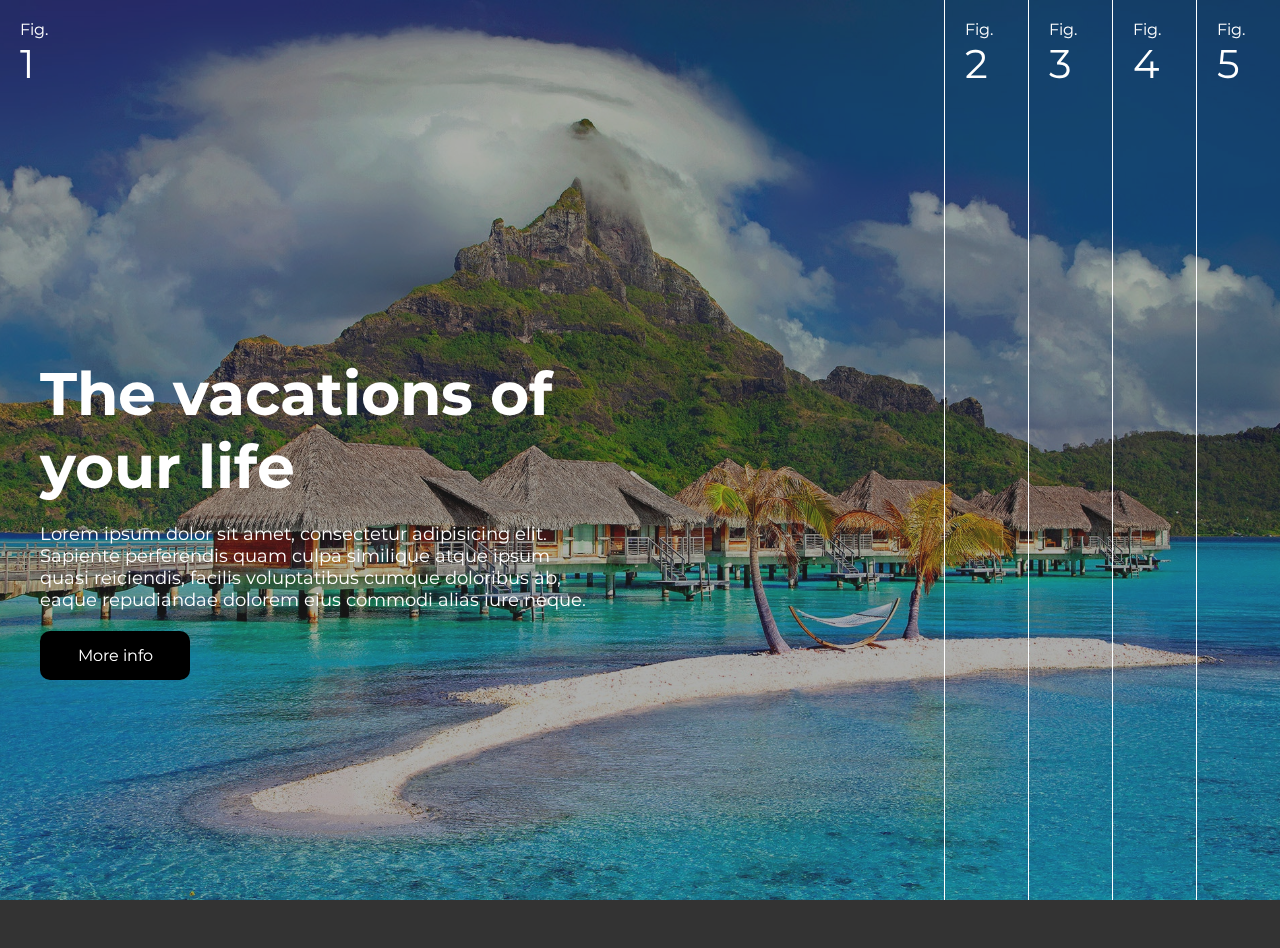
<file: Week - 2/Day - 5/index.html>
<!DOCTYPE html>
<html lang="en">

<head>
    <meta charset="UTF-8">
    <meta http-equiv="X-UA-Compatible" content="IE-edge">
    <meta name="viewport" content="width=device-width,initial-scale=1.0">
    <title>Accordion gallery</title>
    <link rel="stylesheet" href="styles.css">
    <script src="main.js"></script>
</head>

<body>
    <section id="bg"></section>
    <ul>
        <li id="wallpaper1" class="active">
            Fig.
            <span>1</span>
            <div class="content">
                <div class="align">
                    <h2>The vacations of your life</h2>
                    <p>Lorem ipsum dolor sit amet, consectetur adipisicing elit. Sapiente perferendis quam culpa similique atque ipsum quasi reiciendis, facilis voluptatibus cumque doloribus ab, eaque repudiandae dolorem eius commodi alias iure neque.</p>
                    <a href="#">More info</a>
                </div>
            </div>
        </li>
        <li id="wallpaper2">
            Fig.
            <span>2</span>
            <div class="content">
                <div class="align">
                    <h2>Autumn is coming!!</h2>
                    <p>Lorem ipsum dolor sit amet, consectetur adipisicing elit. Sapiente perferendis quam culpa similique atque ipsum quasi reiciendis, facilis voluptatibus cumque doloribus ab, eaque repudiandae dolorem eius commodi alias iure neque.</p>
                    <a href="#">More info</a>
                </div>
            </div>
        </li>
        <li id="wallpaper3">
            Fig.
            <span>3</span>
            <div class="content">
                <div class="align">
                    <h2>Wanna go to the beach?</h2>
                    <p>Lorem ipsum dolor sit amet, consectetur adipisicing elit. Sapiente perferendis quam culpa similique atque ipsum quasi reiciendis, facilis voluptatibus cumque doloribus ab, eaque repudiandae dolorem eius commodi alias iure neque.</p>
                    <a href="#">More info</a>
                </div>
            </div>
        </li>
        <li id="wallpaper4">
            Fig.
            <span>4</span>
            <div class="content">
                <div class="align">
                    <h2>Get to know the big city</h2>
                    <p>Lorem ipsum dolor sit amet, consectetur adipisicing elit. Sapiente perferendis quam culpa similique atque ipsum quasi reiciendis, facilis voluptatibus cumque doloribus ab, eaque repudiandae dolorem eius commodi alias iure neque.</p>
                    <a href="#">More info</a>
                </div>
            </div>
        </li>
        <li id="wallpaper5">
            Fig.
            <span>5</span>
            <div class="content">
                <div class="align">
                    <h2>The best place for a honeymoon</h2>
                    <p>Lorem ipsum dolor sit amet, consectetur adipisicing elit. Sapiente perferendis quam culpa similique atque ipsum quasi reiciendis, facilis voluptatibus cumque doloribus ab, eaque repudiandae dolorem eius commodi alias iure neque.</p>
                    <a href="#">More info</a>
                </div>
            </div>
        </li>
    </ul>
</body>

</html>
</file>
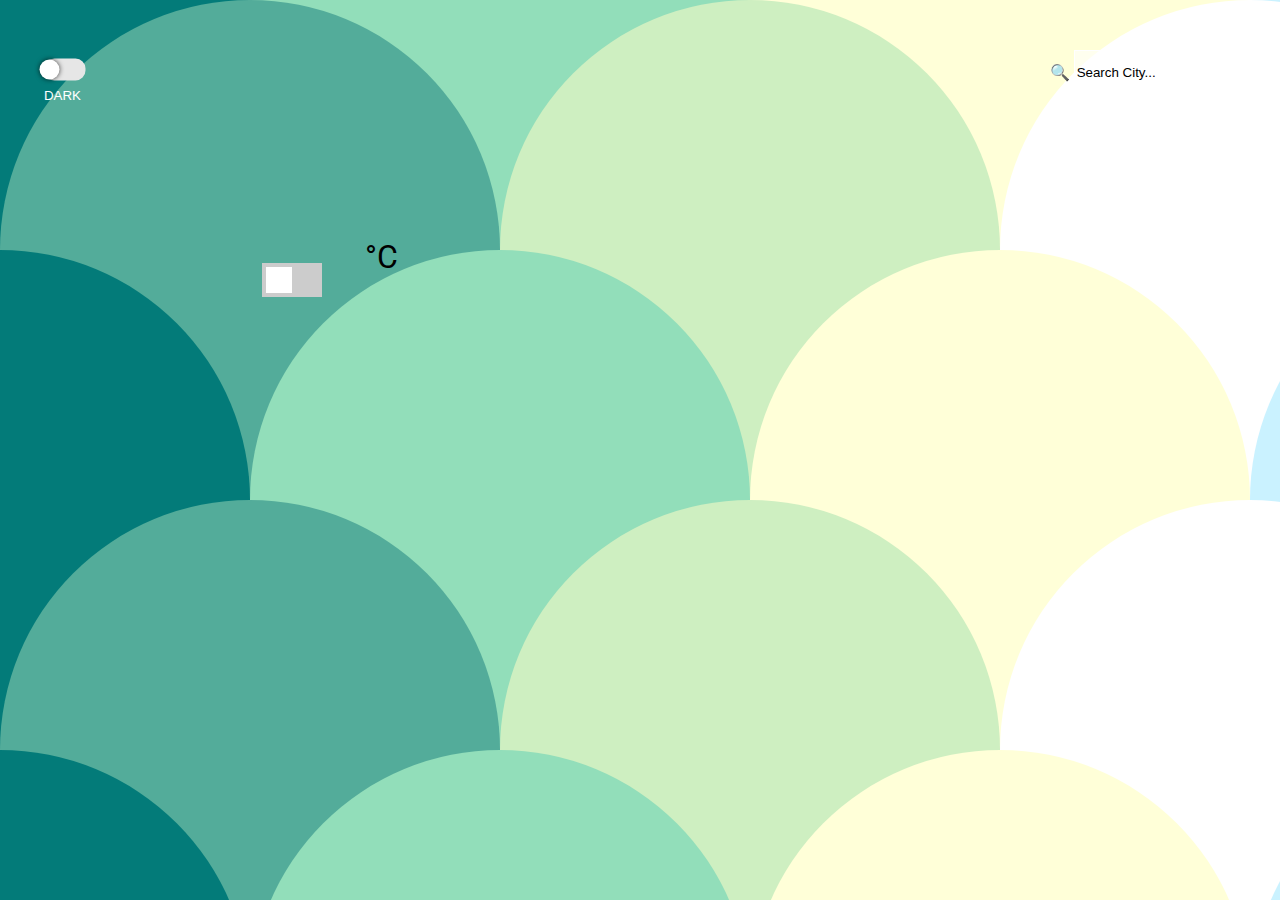
<file: Week - 3/Day - 2/index.html>
<!DOCTYPE html>
<html lang="en" dir="ltr">

<head>
  <meta charset="utf-8">
  <title>What's the weather?</title>
  <meta name="viewport" content="width=device-width, initial-scale=1, minimum-scale=1" />
  <link href="https://fonts.googleapis.com/css2?family=Domine:wght@500&family=Roboto&display=swap" rel="stylesheet">
  <link rel="stylesheet" href="styles.css">
  <link rel="stylesheet" href="css/responsive.css">
</head>

<body>
  <div class="search">
    <span class="add">🔍</span>
    <input class="searchBar" type="text" value="Search City...">

  </div>
  <div class="container">
    <button class='dark-mode-button top-dark-mode-button' aria-label='dark mode toggle'>
      <span aria-hidden='true' class='dark-toggle'>
        <span class='DTspan'></span>
      </span>
    </button>
    <div class="weatherInfo">
      <div class="cardTop">
        <span class="weatherCondition"></span>
        <h1 class="city"></h1>
      </div>
      <div class="cardLeft">
        <span class="temp"></span>
        <span class="deg">°C</span>
        <div class="cardRight">
          <span class="feelsLike"></span>
          <span class="tempMax"></span>
          <span class="humidty"></span></span>
        </div>
      </div>

      <div class="toggle">
        <label class="switch">
          <input class="toggleF" type="checkbox">
          <span class="slider"></span>
        </label>

      </div>


    </div>
  </div>

  <script src="main.js" charset="utf-8"></script>
</body>

</html>
</file>
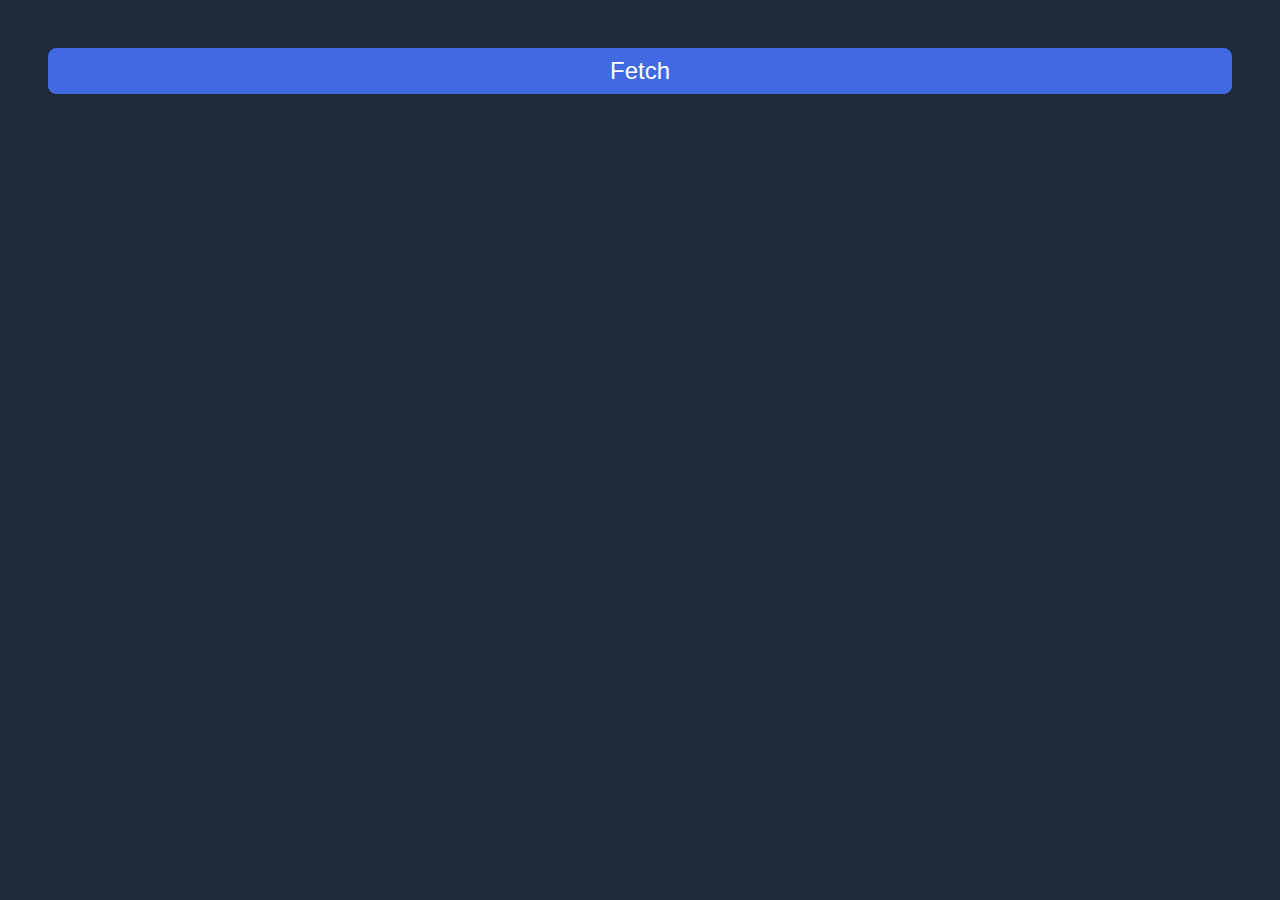
<file: Week - 3/Day - 3/index.html>
<!DOCTYPE html>
<html lang="en">
<head>
    <meta charset="UTF-8">
    <meta http-equiv="X-UA-Compatible" content="IE=edge">
    <meta name="viewport" content="width=device-width, initial-scale=1.0">
    <title>Review Card</title>
    <link rel="stylesheet" href="./styles.css">
    <script src="./main.js"></script>
</head>
<body>
    <button onclick="createReviewCards()" class="resolve">Fetch</button>
    <div class="cards-container"></div>
</body>
</html>
</file>
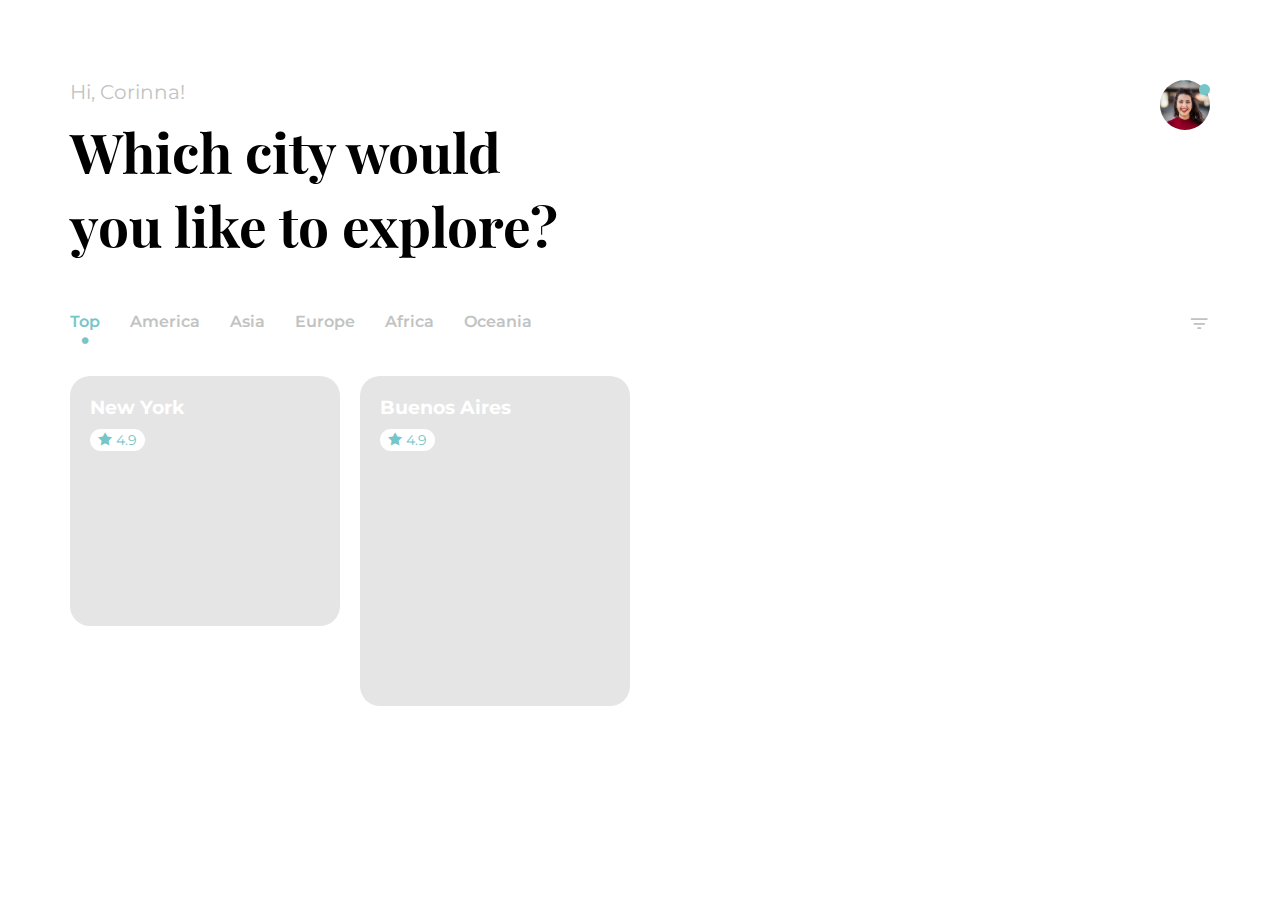
<file: Week - 3/Day - 5/index.html>
<!DOCTYPE html>
<html lang="en">
<head>
    <meta charset="UTF-8">
    <meta http-equiv="X-UA-Compatible" content="IE=edge">
    <meta name="viewport" content="width=device-width, initial-scale=1.0">
    <title>Document</title>
    <link rel="stylesheet" href="styles.css">
    <link rel="stylesheet" href="css/responsive.css">
    <script src="main.js"></script>
</head>
<body>
    <section id="container">
        <section id="user-info">
            <p>Hi, Corinna!</p>
            <h2>Which city would you like to explore?</h2>
            <div class="avatar">
                <span class="icon-dot"></span>
            </div>
        </section>
        <nav id="menu">
            <ul></ul>
            <span class="icon-filter"></span>
        </nav>
        <section id="article-container"></section>
    </section>
</body>
</html>
</file>
<file: Week - 1/Day - 1/styles.css>
@import url('https://fonts.googleapis.com/css2?family=Roboto:wght@400;700&display=swap');

html, body {
  height: 100%;
}

body {
  font-family: Roboto, sans-serif;
  margin: 0;
  background: #aaa;
  color: #333;
}

.modal {
  background: white;
  width:max-content;
  border-radius: 10px;
  box-shadow: 2px 4px 16px rgba(0,0,0,.2);
  padding: 16px;
  margin: 0 auto;
}

.icon {
  color: royalblue;
  font-size: 26px;
  font-weight: 700;
  background: lavender;
  width: 36px;
  height: 36px;
  border-radius: 50%;
  display: inline-block;
  vertical-align: top;
  text-align: center;
  margin-right: 8px;
}

button {
  padding: 8px 16px;
  border-radius: 8px;
}

button.continue {
  background: royalblue;
  border: 1px solid royalblue;
  color: white;
  cursor: pointer;
}

button.cancel {
  background: white;
  border: 1px solid #ddd;
  color: royalblue;
  cursor: pointer;
}


.header, .close-button {
  display: inline-block;
  margin: 8px 0;
  cursor: pointer;
}

.header {
  font-weight: 900;
  font-size: 18px;
  margin-right: auto;
  margin-right: 100px;
}

.close-button {
  background: #eee;
  border-radius: 50%;
  color: #888;
  height: 24px;
  width: 24px;
  text-align: center;
  vertical-align: top;
  margin-left: auto;
  font-weight: 900;
}

.text {
  margin-bottom: 16px;
  max-width: 400px;
}

.content-container {
  display: inline-block;
}

span {
  background-color: yellow;
}
</file>
<file: Week - 1/Day - 2/styles.css>
* {
    margin: 0;
    padding: 0;
}

body {
    color: #526066;
}

h2,
h3 {
    letter-spacing: 0.25em;
    text-transform: uppercase;
    font-weight: 600;
}

p {
    line-height: 1.6em;
}

/*
   * -- Layout Styles --
   */
.l-content {
    margin: 0 auto;
}

.l-box {
    padding: 0.5em 2em;
}

/*
   * -- MENU STYLES --
   * Make the menu have a very faint box-shadow.
   */
.pure-menu {
    box-shadow: 0 1px 1px rgba(0, 0, 0, 0.1);
}

.pure-menu-link {
    padding: 0.5em 0.7em;
}

.top-menu {
    list-style-type: none;
    overflow: hidden;
    background-color: #333;
    color: #fff;
}

.top-menu li {
    float: left;
}

.top-menu li a {
    display: block;
    padding: 8px;
    text-decoration: none;
    color: #fff;
}

.top-menu li a:hover:not(.active) {
    background-color: #111;
}

.active {
    background-color: #04AA6D;
}

.button-choose:hover {
    background-color: #d8d8d8;
    /* Green */
    cursor: pointer;
    color: black;
}

/*
   * -- BANNER --
   * The top banner with the headings. By using a combination
   * of `display: table;` and `display: table-cell;`, we can
   * vertically center the text.
   */

.banner {
    background: transparent url("./attachments/background.jpg") 0 0 no-repeat fixed;
    text-align: center;
    background-size: cover;
    height: 200px;
    width: 100%;
    margin-bottom: 3em;
    display: table;
}

.banner-head {
    display: table-cell;
    vertical-align: middle;
    font-size: 2em;
    color: white;
    font-weight: 500;
    text-shadow: 0 1px 1px black;
}

/*
   * -- PRICING TABLE WRAPPER --
   * This element wraps up all the pricing table elements
   */
.pricing-tables,
.information {
    max-width: 980px;
    padding-bottom: 37em;
    display: inline;
}

.pricing-tables {
    margin-bottom: 3.125em;
    text-align: center;
}

/*
   * -- PRICING TABLE  --
   * Every pricing table has the .pricing-table class
   */
.pricing-table {
    border: 1px solid #ddd;
    margin: 0 0.5em 2em;
    padding: 0 0 3em;
}

/*
   * -- PRICING TABLE HEADER COLORS --
   * Choose a different color based on the type of pricing table.
   */
.pricing-table-free .pricing-table-header {
    background: #519251;
}

.pricing-table-biz .pricing-table-header {
    background: #2c4985;
}

.pricing-table-ult .pricing-table-header {
    background: #770918;
}

/*
   * -- PRICING TABLE HEADER --
   * By default, a header is black/white, and has some styles for its <h2> name.
   */
.pricing-table-header {
    background: #111;
    color: #fff;
}

.pricing-table-header h2 {
    margin: 0;
    padding-top: 2em;
    font-size: 1em;
    font-weight: normal;
}

/*
   * -- PRICING TABLE PRICE --
   * Styles for the price and the corresponding <span>per month</span>
   */
.pricing-table-price {
    font-size: 6em;
    margin: 0.2em 0 0;
    font-weight: 100;
}

.pricing-table-price span {
    display: block;
    text-transform: uppercase;
    font-size: 0.2em;
    padding-bottom: 2em;
    font-weight: 400;
    color: rgba(255, 255, 255, 0.5);
    *color: #fff;
}

/*
   * -- PRICING TABLE LIST --
   * Each pricing table has a <ul> which is denoted by the .pricing-table-list class
   */
.pricing-table-list {
    list-style-type: none;
    margin: 0;
    padding: 0;
    text-align: center;
}

/*
   * -- PRICING TABLE LIST ELEMENTS --
   * Styles for the individual list elements within each pricing table
   */
.pricing-table-list li {
    padding: 0.8em 0;
    background: #f7f7f7;
    border-bottom: 1px solid #e7e7e7;
}

/*
   * -- PRICING TABLE BUTTON --
   * Styles for the "Choose" button at the bottom of a pricing table.
   * This inherits from Pure Button.
   */
.button-choose {
    border: 1px solid #ccc;
    background: #fff;
    color: #333;
    border-radius: 2em;
    font-weight: bold;
    position: relative;
    bottom: -1.5em;
}

.information-head {
    color: black;
    font-weight: 500;
}

.footer {
    background: #111;
    color: #888;
    text-align: center;
}

.footer a {
    color: #ddd;
}

.column {
    float: left;
    width: 50%;
}

/* Clear floats after the columns */
.row {
    content: "";
    display: table;
    clear: both;
}
</file>
<file: Week - 1/Day - 3/styles.css>
*{
    box-sizing: border-box;
    margin: 0;
    padding: 0;
  
    font-family: 'Poppins', sans-serif;
    font-size: 1rem;
    font-weight: 400;
    line-height: 1.4;
    color: var(--color-white);
  }
  
  :root {
    --color-white: #f3f3f3;
    --color-grey: #e4e4e4;
    --color-darkblue: #1b1b32;
    --color-darkblue-alpha: rgba(27, 27, 50, 0.8);
    --color-green: #37af65;
    --color-purple: rgba(58, 58, 158, 0.8);
    --color-lilac: rgba(136, 136, 206, 0.7);
    --background-image: url('./attachments/background.jpeg');
  }
  
  body {
    color: var(--color-white);
    min-height: 100%;
    background-image: linear-gradient(
        115deg,
        var(--color-purple),
        var(--color-lilac)
      ),
      var(--background-image);
    background-size: cover;
    background-repeat: no-repeat;
    background-position: center;
    background-attachment: fixed;
  }

  #title{
    font-size: 30px;
  }
  
  h1, p {
    line-height: 1.2;
    font-size: 1.125rem;
  }
  
  h1, p {
    margin-bottom: 0.5rem;
  }
  
  label {
    display: block;
    margin-bottom: 0.5rem;
  }
  
  input{
    top: 4px;
    position: relative;
  }
  
  button {
    border: none;
  }
  
  .container {
    width: 100%;
    max-width: 700px;
    margin: 3.125rem auto;
  }
  
  .header {
    padding: 0 0.625rem;
    margin-bottom: 1.875rem;
  }
  
  .description {
    font-style: italic;
    font-weight: 200;
    text-shadow: 1px 1px 1px var(--color-darkblue);
  }
  
  .clue {
    margin-left: 0.25rem;
    font-size: 0.9rem;
    color: var(--color-grey);
  }
  
  .text-center {
    text-align: center;
  }
  
  /* form */
  
  form {
    background: var(--color-darkblue-alpha);
    padding: 2.5rem 0.625rem;
    border-radius: 0.25rem;
  }
  
  .form-group {
    margin: 0 auto 1.25rem auto;
    padding: 0.25rem;
  }
  
  .form-control {
    display: block;
    width: 100%;
    height: 2.375rem;
    padding: 0.375rem 0.75rem;
    background-color: var(--color-white);
    background-clip: padding-box;
    border-radius: 0.25rem;
  }
  
  .input-textarea:focus, .form-control:focus {
    border-color: var(--color-grey);
    outline: 0;
  }
  
  input, select, option, textarea{
    color: var(--color-darkblue);
  }
  
  .input-radio,
  .input-checkbox {
    display: inline-block;
    margin-right: 0.625rem;
    height: 1.25rem;
    width: 1.25rem;
  }
  
  .input-textarea {
    min-height: 120px;
    width: 100%;
    padding: 0.625rem;
    resize: vertical;
  }
  
  .submit-button {
    display: block;
    width: 100%;
    padding: 0.75rem;
    background: var(--color-green);
    border-radius: 2px;
    cursor: pointer;
  }
</file>
<file: Week - 1/Day - 4/styles.css>
@import url('./attachments/icons/style.css');

* {
  box-sizing: border-box;
  font-family: Arial, Helvetica, sans-serif;
}

button {
  border: 0;
  padding: 0;
  background: transparent;
  cursor: pointer;
}
.navbar,
.burger,
.menu{
  position: fixed;
}

span.burger{
    display: none;
    font-size: 18px;
    width: 72px;
    height: 72px;
    color: #fff;
    place-items: center;
    z-index: 3;
    top: 0;
    right: 0;
    cursor: pointer;
}

span.burger.icon-menu{
    display: grid;
}

.burger:focus{
    opacity: 0;
}

.burger:focus + .icon-close{
    display: grid;
}

.burger:focus ~ .menu{
    opacity: 1;
    display: flex;
}

.navbar {
  z-index: 1;
  top: 0;
  left: 0;
  display: flex;
  align-items: center;
  justify-content: space-between;
  width: 100%;
  height: 72px;
  padding-left: 20px;
  padding-right: 72px;
  background: #000;
  color: #f9f9f9;
}
.navbar > button {
  font-size: 28px;
}
.navbar-logo {
  height: 45px;
}

label{
    position: relative;
}

label .navbar-search {
  border: 0;
  height: 40px;
  background: #2f3339 var(--search-icon);
  background-repeat: no-repeat;
  background-position: 10px 50%;
  border: 0;
  border-radius: 6px;
  padding-left: 36px;
  width: 100%;
  max-width: 280px;
  font-size: 16px;
  color: #fff;
}

label .icon-search{
    position: absolute;
    left: 12px;
    top: 50%;
    transform: translateY(-50%);
    cursor: text;
}

.navbar-search::placeholder {
  color: #a7a7a7;
}

.menu {
  z-index: 2;
  top: 0;
  left: 0;
  display: none;
  flex-direction: column;
  justify-content: center;
  align-items: center;
  gap: 32px;
  width: 100%;
  height: 100%;
  background: rgba(0, 0, 0, 0.8);
  animation: opacityAppear 0.3s both;
}

.menu > a {
  color: #f9f9f9;
  font-size: 32px;
  text-decoration: none;
  animation: appear 0.3s both;
}

.content{
    margin: 0 auto;
    width: 100%;
    max-width: 700px;
    padding: 20px;
    padding-top: calc(72px + 20px);
}

.content h1{
    font-size: 36px;
}

.content img{
    width: 100%;
}

.content .author-info{
    font-weight: bold;
}

.content .author-info span{
    display: block;
    font-size: 14px;
    font-weight: lighter;
}

@keyframes appear {
  0% {
    opacity: 0;
    translate: 0 50px;
  }
  100% {
    opacity: 1;
  }
}

@keyframes opacityAppear{
    0%{
        opacity: 0;
    }
    100%{
        opacity: 1;
    }
}

@media screen and (max-width: 540px){
    label[for="search-input"]{
        display: none;
    }
}
</file>
<file: Week - 1/Day - 5/styles.css>
/*
 * -- BASE STYLES --
 * Most of these are inherited from Base, but I want to change a few.
 */
 body {
    color: #333;
}



a {
    text-decoration: none;
    color: #1b98f8;
}


/*
 * -- HELPER STYLES --
 * Over-riding some of the .pure-button styles to make my buttons look unique
 */
.primary-button,
.secondary-button {
    -webkit-box-shadow: none;
    -moz-box-shadow: none;
    box-shadow: none;
    border-radius: 20px;
}
.primary-button {
    color: #fff;
    background: #1b98f8;
    margin: 1em 0;
}
.secondary-button {
    background: #fff;
    border: 1px solid #ddd;
    color: #666;
    padding: 0.5em 2em;
    font-size: 80%;
}

/*
 * -- LAYOUT STYLES --
 * This layout consists of three main elements, `#nav` (navigation bar), `#list` (email list), and `#main` (email content). All 3 elements are within `#layout`
 */
#layout, #nav, #list, #main {
    margin: 0;
    padding: 0;
}

/* Make the navigation 100% width on phones */
#nav {
    width: 100%;
    min-height: 40px;
    position: relative;
    background: rgb(37, 42, 58);
    text-align: center;
}
/* Show the "Menu" button on phones */
#nav .nav-menu-button {
    display: block;
    top: 0.5em;
    right: 0.5em;
    position: absolute;
}

/* Don't show the navigation items... */
.nav-inner {
    display: none;
}

/* ...until the "Menu" button is clicked */
#menuLink:focus + .nav-inner {
    display: block;
    padding: 2em 0;
}


/*
 * -- NAV BAR STYLES --
 * Styling the default .pure-menu to look a little more unique.
 */
#nav .pure-menu {
    background: transparent;
    border: none;
    text-align: left;
}
    #nav .pure-menu-link:hover,
    #nav .pure-menu-link:focus {
        background: rgb(55, 60, 90);
    }
    #nav .pure-menu-link {
        color: #fff;
        margin-left: 0.5em;
    }
    #nav .pure-menu-heading {
        border-bottom: none;
        font-size:110%;
        color: rgb(75, 113, 151);
    }


/*
 * -- EMAIL STYLES --
 * Styles relevant to the email messages, labels, counts, and more.
 */
.email-count {
    color: rgb(75, 113, 151);
}

.email-label-personal,
.email-label-work,
.email-label-travel {
    width: 15px;
    height: 15px;
    display: inline-block;
    margin-right: 0.5em;
    border-radius: 3px;
}
.email-label-personal {
    background: #ffc94c;
}
.email-label-work {
    background: #41ccb4;
}
.email-label-travel {
    background: #40c365;
}


/* Email Item Styles */
.email-item {
    padding: 0.9em 1em;
    border-bottom: 1px solid #ddd;
    border-left: 6px solid transparent;
}
    .email-avatar {
        border-radius: 3px;
        margin-right: 0.5em;
    }
    .email-name,
    .email-subject {
        margin: 0;
    }
    .email-name {
        text-transform: uppercase;
        color: #999;
    }
    .email-desc {
        font-size: 80%;
        margin: 0.4em 0;
    }

.email-item-selected {
    background: #eee;
}
.email-item-unread {
    border-left: 6px solid #1b98f8;
}

/* Email Content Styles */
.email-content-header, .email-content-body, .email-content-footer {
    padding: 1em 2em;
}
    .email-content-header {
        border-bottom: 1px solid #ddd;
    }

        .email-content-title {
            margin: 0.5em 0 0;
        }
        .email-content-subtitle {
            font-size: 1em;
            margin: 0;
            font-weight: normal;
        }
            .email-content-subtitle span {
                color: #999;
            }
    .email-content-controls {
        margin-top: 2em;
        text-align: right;
    }
        .email-content-controls .secondary-button {
            margin-bottom: 0.3em;
        }

    .email-avatar {
        width: 40px;
        height: 40px;
    }


/*
 * -- TABLET (AND UP) MEDIA QUERIES --
 * On tablets and other medium-sized devices, we want to customize some
 * of the mobile styles.
 */
@media (min-width: 40em) {

    /* Move the layout over so we can fit the nav + list in on the left */
    #layout {
        padding-left:500px; /* "left col (nav + list)" width */
        position: relative;
    }

    /* These are position:fixed; elements that will be in the left 500px of the screen */
    #nav, #list {
        position: fixed;
        top: 0;
        bottom: 0;
        overflow: auto;
    }
    #nav {
        margin-left:-500px; /* "left col (nav + list)" width */
        width:150px;
        height: 100%;
    }

    /* Show the menu items on the larger screen */
    .nav-inner {
        display: block;
        padding: 2em 0;
    }

    /* Hide the "Menu" button on larger screens */
    #nav .nav-menu-button {
        display: none;
    }

    #list {
        margin-left: -350px;
        width: 100%;
        height: 33%;
        border-bottom: 1px solid #ddd;
    }

    #main {
        position: fixed;
        top: 33%;
        right: 0;
        bottom: 0;
        left: 150px;
        overflow: auto;
        width: auto; /* so that it's not 100% */
    }

}

/*
 * -- DESKTOP (AND UP) MEDIA QUERIES --
 * On desktops and other large-sized devices, we want to customize some
 * of the mobile styles.
 */
@media (min-width: 60em) {

    /* This will take up the entire height, and be a little thinner */
    #list {
        margin-left: -350px;
        width:350px;
        height: 100%;
        border-right: 1px solid #ddd;
    }

    /* This will now take up it's own column, so don't need position: fixed; */
    #main {
        position: static;
        margin: 0;
        padding: 0;
    }
}
</file>
<file: Week - 2/Day - 1/styles.css>
@import url('https://fonts.googleapis.com/css?family=Roboto:300,400');
* {
  font-family: 'Roboto';
  margin: 0;
  padding: 0;
}

body {
  min-height: 100vh;
  margin: 0;
  background: #1a237e;
  /* Old browsers */
  background: linear-gradient(to bottom, #1a237e 0%, #2a327c 100%);
  background-repeat: no-repeat;
  background-attachment: fixed;
  text-align: center;
  display: grid;
  place-items: center;
}

.time {
  color: #ddd;
  text-shadow: 0 1px 5px black;
  font-size: 20px;
}

.hour {
  font-size: 80px;
}

.hour .seconds{
  font-size: 40px;
}

.date {
  font-size: 25px;
}
</file>
<file: Week - 2/Day - 2/styles.css>
@import url('./attachments/fonts.css');

html, body {
    height: 100%;
  }
  
  body {
    font-family: Roboto, sans-serif;
    margin: 0;
    background: #aaa;
    color: #333;
    display: flex;
    align-items: center;
    justify-content: center;
  }
  
  .modal {
    background: white;
    width: 800px;
    height: auto;
    border-radius: 10px;
    box-shadow: 2px 4px 16px rgba(0,0,0,.2);
    padding: 24px;
    display: flex;
    gap: 16px;
    align-items: center;
    justify-content: center;
    flex-wrap: wrap;
  }
  
  .content-container {
    flex: 2 1 auto;
    width: 200px;
  }
  
  .user-img {
    width: 80px;
    height: auto;
    border-radius: 50%;
  }
  
  .product-img {
    width: auto;
    height: 200px;
    flex: initial;
  }
  
  .header {
    font-size: larger;
    display: flex;
    justify-content: left;
    align-items: top;
    margin-bottom: 8px;
    gap: 12px;
    flex-wrap: wrap;
  }
  
  a {
    text-decoration: none;
    color: #4169e1;
  }
  
  a:visited {
    color: #4169e1
  }
  
  p {
    margin: 0;
  }
  
  .star-container {
    display: flex;
    padding: 8px 0px;
    column-gap: 16px;
    margin-bottom: 16px;
  }
  
  button {
    padding: 8px 16px;
    border-radius: 8px;
  }
  
  button.continue {
    background: #4169e1;
    border: 1px solid #4169e1;
    color: white;
  }
  
  button.cancel {
    background: white;
    border: 1px solid #ddd;
    color: #4169e1;
  }
  
  .text {
    margin-bottom: 16px;
  }
</file>
<file: Week - 2/Day - 3/styles.css>
/* Styling the body */
* {
    margin: 0px;
    padding: 0px;
}

/* Styling the first parallax's 
height, width and background color */
.parallax-1 {
    width: 100%;
    height: 600px;
    background-image: url("./attachments/parallax2.png");
    background-size: 100% 100%;
    background-attachment: fixed;
}

/* Styling the title of first parallax */
.parallax-1 h2 {
    margin: auto;
    position: relative;
    left: 500x;
    top: 300px;
    width: 250px;
    height: 32px;
    padding: 10px;
    background-color: black;
    color: white;
    text-align: center;
}

/* Styling the second parallax's 
height, width and background color */
.parallax-2 {
    width: 100%;
    height: fit-content;
    background: url('./attachments/parallax1.png');
    background-size: 100% 100%;
    background-attachment: fixed;
}

/* Styling the title of second parallax */
.parallax-2 h2 {
    margin: auto;
    position: relative;
    left: 500x;
    top: 300px;
    width: 250px;
    height: 37px;
    padding: 10px;
    background-color: white;
    color: black;
    text-align: center;
    font-size: 30px;
    font-family: Verdana;
}

/* Styling the content or paragraph */
.para-1 {
    padding: 50px;
    background-color: #333;
    color: white;
    font-size: 17px;
}

/* Styling the content or paragraph */
.para-2 {
    text-align: center;
    padding: 25px;
    font-size: 17px;
    font-family: Verdana;
    background-color: #333;
    color: white;
}

.top-menu{
    position: fixed;
    width: 100%;
    list-style-type: none;
    margin: 0;
    padding: 0;
    overflow: hidden;
    background-color: #333;
    color: #fff;
    z-index: 1;
  }
  
  .top-menu li {
    float: left;
  }
  
  .top-menu li a {
    display: block;
    padding: 8px;
    text-decoration: none;
    color: #fff;
    font-size: 25px;
  }


  /* fade in sections */
  section{
    min-height: 0vh;
    display: flex;
    justify-content: center;
    align-items: center;
  }
  section:nth-child(1){
    color: #e0ffff;
    }
  section:nth-child(2){
    color: #42455a;
  } 
  section:nth-child(3){
    color: #e0ffff;
  }
  section:nth-child(4){
    color: #42455a;
  }
  section .container{
    margin: 10px;
  }
  section h1{
    font-size: 3rem;
    margin: 20px;
  }
  section h2{
    font-size: 40px;
    text-align: center;
    text-transform: uppercase;
  }
  section .text-container{
     display: flex;
  }
  section .text-container .text-box{
    margin-bottom: 10px;
    margin-left: 20px;
    margin-right: 20px;
    padding: 20px;
    background: #00c2cb;
  }
  section .text-container .text-box h3{
    font-size: 30px;
    text-align: center;
    text-transform: uppercase;
    margin-bottom: 10px;
  }
  
  @media (max-width: 900px){
    section h1{
      font-size: 2rem;
      text-align: center;
    }
    section .text-container{
      flex-direction: column;
    }
  }
  
  .reveal{
    position: relative;
    transform: translateY(150px);
    opacity: 0;
    transition: 1s all ease;
  }
  
  .reveal.active{
    transform: translateY(0);
    opacity: 1;
  }
</file>
<file: Week - 2/Day - 4/styles.css>
@import url('https://fonts.googleapis.com/css2?family=Montserrat:wght@400;600;700&display=swap');
@import url('./attachments/fonts.css');

*{
    margin: 0;
    padding: 0;
    font-family: 'Montserrat', sans-serif;
    box-sizing: border-box;
    color: var(--color-white);
}

:root{
    --color-white: #fff;
    --color-dark-gray: #545965;
    --color-light-gray: #d6d6d6;
    --color-gray: #606573;
    --color-green: #3bc3ac;
    --color-purple: #7d6895;
    --color-blue: #00afec;

    --color-light-gray-text: #a2a4a4;

    --background-color: var(--color-white);
}

body{
    width: 100%;
    min-height: 100vh;
    background: var(--background-color);
    display: grid;
    place-items: center;
    overflow: hidden;
}

#container{
    width: 100%;
    max-width: 450px;
    display: grid;
    grid-gap: 20px;
    padding: 10px;
}

#container h1{
    width: 100%;
    text-align: center;
    color: #000;
    font-weight: 400;
}

#container .progress-bar{
    display: inline-flex;
    width: 100%;
    max-width: 450px;
}

#container .progress-bar label{
    padding: 0 20px;
    background: var(--color-dark-gray);
    font-weight: 400;
    display: inline-flex;
    align-items: center;
    min-width: 130px;
    border-radius: 10px 0px 0px 10px;
}

#container .progress-bar label span{
    display: inline-block;
    margin-right: 10px;
}

#container .progress-bar .bar-container{
    background: var(--color-light-gray);
    padding: 20px 25px;
    border-radius: 0px 10px 10px 0px;
    width: 100%;
}

#container .progress-bar .bar-container .bar{
    width: 100%;
    height: 15px;
    border-radius: 100px;
    background: var(--color-white);
    position: relative;
    cursor: pointer;
}

#container .progress-bar .bar-container .bar .color{
    width: 0%;
    height: 100%;
    position: relative;
    border-radius: 100px;
    transition: 0.2s;
}

#container .progress-bar .bar-container .bar .color.in-progress{
    background: var(--color-purple);
}

#container .progress-bar .bar-container .bar .color.in-review{
    background: var(--color-blue);
}

#container .progress-bar .bar-container .bar .color.almost-done{
    background: var(--color-green);
}

#container .progress-bar .bar-container .bar .color .indicator{
    min-width: 180px;
    position: absolute;
    padding: 10px 15px;
    border-radius: 8px;
    background: var(--color-gray);
    display: flex;
    bottom: calc(100% + 9px);
    transform: translateX(-50%);
    font-size: 13px;
    font-weight: 600;
    color: var(--color-light-gray-text);
}

#container .progress-bar .bar-container .bar .color .indicator span{
    font-weight: 700;
    display: inline-block;
    margin-right: 7px;
}

#container .progress-bar .bar-container .bar .color .triangle{
    width: 0;
    height: 0;
    right: -7px;
    bottom: calc(100% + 5px);
    position: absolute;
    border-top: 10px solid var(--color-gray);
    border-left: 10px solid transparent;
    border-right: 10px solid transparent;
    display: none;
    animation: appear 0.2s;
    cursor: default;
}

#container .progress-bar:hover .bar-container .bar .color .triangle{
    display: block;
}

@keyframes appear{
    75%{
        transform: scale(1.1);
    }
}
</file>
<file: Week - 2/Day - 5/styles.css>
@import url('https://fonts.googleapis.com/css2?family=Montserrat:wght@700&display=swap');

*{
    margin: 0;
    padding: 0;
    font-family: 'Montserrat', sans-serif;
    color: #fff;
    box-sizing: border-box;
}

body{
    width: 100%;
    min-height: 100vh;
    background: #333;
    overflow: hidden;
}

#bg{
    width: 100vw;
    height: 100vh;
    z-index: -1;
    position: fixed;
    background-position: center !important;
    background-size: cover !important;
    opacity: 0.6;
}

ul{
    width: 100%;
    min-height: 100vh;
    display: flex;
    list-style: none;
}

ul li{
    width: 100px;
    padding: 20px;
    border-left: 1px solid #fff;   
    transform: translateX(0);
    transition: 0.15s;
}

ul li.active{
    width: 100%;
}

ul li:first-child{
    border-left: 0px;
}

ul li span{
    display: block;
    font-size: 40px;  
}

ul li .content{
    display: none;
}

ul li.active .content{
    width: 100%;
    max-width: 600px;
    height: 100%;
    padding: 20px;
    place-items: center;
    animation: opacity 0.2s;
}

ul li.active.display-content .content{
    display: grid;
}

ul li .content h2{
    width: 100%;
    font-size: 60px;
    margin-bottom: 20px;
}

ul li .content p{
    font-size: 18px;
}

ul li .content a{
    width: 100%;
    border-radius: 10px;
    max-width: 150px;
    text-align: center;
    display: block;
    background: #000;
    padding: 15px;
    margin-top: 20px;
    text-decoration: none;
}

@keyframes opacity{
    0%{
        opacity: 0;
        transform: scale(1.1);
    }
    100%{
        opacity: 1;
        transform: scale(1);
    }
}

@keyframes appear1{
    0%{
        opacity: 0;
        transform: scale(1.1);
    }
    100%{
        opacity: 0.6;
        transform: scale(1);
    }
}

@keyframes appear2{
    0%{
        opacity: 0;
        transform: scale(1.1);
    }
    100%{
        opacity: 0.6;
        transform: scale(1);
    }
}
</file>
<file: Week - 3/Day - 2/styles.css>
@import url('./css/dark.css');

body {
  margin: 0;
  background-color: #ffffff;
  background-image: url("./attachments/background.svg")}

h1 {
  margin: 1% 0;
  font-size: 4em;
  font-family: 'Domine', serif;
}

span {
  font-family: 'Roboto', sans-serif;
}

.container {
  height: 100vh;
  display: flex;
}

.search {
  display: flex;
  flex-direction: row;
  background-color: transparent;
  height: 5%;
  position: absolute;
  left: 82%;
  top: 50px;
}

.search>span {
  font-size: 1em;
  align-self: center;
  margin-right: 2%;
}

.search>input {
  background-color: rgba(255, 255, 255, 0.6);
  border: 1px solid white;
}

.weatherInfo {
  display: flex;
  flex-direction: column;
  height: 60%;
  width: 50%;
  position: absolute;
  top: 25%;
  left: 20%;
  z-index: 1;
}

.cardTop {
  display: flex;
  text-align: left;
  flex-direction: column;
  padding-left: 1%;
}

.cardLeft {
  display: flex;
  flex-direction: row;
  position: relative;
}

.cardRight {
  display: flex;
  flex-direction: column;
  justify-content: space-evenly;
  height: 65%;
  margin-top: 4%;
  width: 80%;
  padding-left: 2%;
  margin-left: 2%;
  border-left: 0.2rem solid rgba(0, 0, 0, 1);
}

.temp {
  font-size: 8em;
  text-align: left;
}

.weatherCondition {
  font-size: 1.5em;
}

.gify {
  position: absolute;
  left: 55%;
  top: 30%;
}

.add:hover,
.add:focus {
  transform: scale(1.2) rotate(-5deg);
}

.deg {
  font-size: 2rem;
  position: absolute;
  top: 2%;
  left: 17%;
}

/* Switch Toggle */
.toggle {
  padding-left: 1%;
}

.switch {
  position: relative;
  display: inline-block;
  width: 60px;
  height: 34px;
}

.switch input {
  opacity: 0;
  width: 0;
  height: 0;
}

.slider {
  position: absolute;
  cursor: pointer;
  top: 0;
  left: 0;
  right: 0;
  bottom: 0;
  background-color: #ccc;
  -webkit-transition: .4s;
  transition: .4s;
}

.slider:before {
  position: absolute;
  content: "";
  height: 26px;
  width: 26px;
  left: 4px;
  bottom: 4px;
  background-color: white;
  -webkit-transition: .4s;
  transition: .4s;
}

input:checked+.slider {
  background-color: #6fccff;
}

input:focus+.slider {
  box-shadow: 0 0 1px #6fccff;
}

input:checked+.slider:before {
  -webkit-transform: translateX(26px);
  -ms-transform: translateX(26px);
  transform: translateX(26px);
}
</file>
<file: Week - 3/Day - 2/css/responsive.css>
/* Media Queries */
@media screen and (max-width: 767px) {
    h1 {
      font-size: 3em;
    }
    .search {
      display: flex;
      flex-direction: row;
      background-color: transparent;
      height: 5%;
      position: static;
      left: 0;
      top: 0;
      justify-content: center;
      align-items: center;
      margin: 5% auto;
    }
  
    .search>span {
      font-size: 0.9em;
      align-self: center;
      margin-right: 2%;
    }
  
    .container {
      width: 100vw;
      justify-content: center;
      margin: 0 auto;
      align-items: center;
    }
  
    .weatherInfo {
      left: 15%;
    }
  
    .cardRight {
      padding-left: 5%;
      margin-left: 7%;
      margin-top: 6%;
    }
  
    .cardLeft {
      width: 80vw;
    }
  
    .deg {
      font-size: 1.5rem;
      position: absolute;
      top: 2%;
      left: 30%;
    }
  
    .gify {
    position: static;
    margin-top: 50%;
    }
  
    .temp {
      font-size: 6em;
      text-align: left;
    }
}
</file>
<file: Week - 3/Day - 3/styles.css>
body {
  font-family: Roboto, sans-serif;
  margin: 0;
  background: #1F2937;
  color: #333;
  display: flex;
  /* align-items: center; */
  justify-content: center;
  flex-direction: column;
  padding: 48px;
}

button {
  padding: 8px 16px;
  border-radius: 8px;
  font-size: 24px;
  border: 1px solid royalblue;
  background-color: royalblue;
  color: white;
}

button:hover {
  cursor: pointer;
}


.modal {
  background: white;
  height: auto;
  border-radius: 10px;
  box-shadow: 2px 4px 16px rgba(0,0,0,.2);
  padding: 24px;
  display: flex;
  gap: 16px;
  align-items: center;
  justify-content: center;
  flex-wrap: wrap;
  margin: 24px;
}

.content-container {
  flex: 2 1 auto;
  width: 200px;
}

.user-img {
  width: 80px;
  height: auto;
  border-radius: 50%;
}

.product-img {
  width: auto;
  height: 200px;
  flex: initial;
}

.header {
  font-size: larger;
  display: flex;
  justify-content: left;
  align-items: top;
  margin-bottom: 8px;
  gap: 12px;
  flex-wrap: wrap;
}

a {
  text-decoration: none;
  color: #4169e1;
}

a:visited {
  color: #4169e1
}

p {
  margin: 0;
}

.star-container {
  display: flex;
  padding: 8px 0px;
  column-gap: 16px;
  margin-bottom: 16px;
}

.text {
  margin-bottom: 16px;
}

.error-container {
  background-color: #d16862;
  padding: 16px;
  margin-top: 24px;
}

.error-name {
  color: #a80c03;
  font-weight: 700;
  margin-top: 0;
}
</file>
<file: Week - 3/Day - 5/styles.css>
@import url('https://fonts.googleapis.com/css2?family=Domine:wght@600;700&family=Montserrat:wght@400;600;700&display=swap');
@import url('./attachments/icons.css');
@import url('./css/fonts.css');

*{
    margin: 0;
    padding: 0;
    font-family: 'Montserrat';
    box-sizing: border-box;
    list-style: none;
    
    -webkit-tap-highlight-color: transparent;
    user-select: none;
}

:root{
    --color-blue: #76c6c8;
    --color-light-gray: #c1c3c2; 
    --color-black: #000;
    --color-white: #fff;
}

body{
    width: 100%;
    min-height: 100vh;
}

.icon-dot{
    color: var(--color-blue);
    font-size: 50px;
    line-height: 0;
    display: block;
}

#container{
    width: 100%;
    max-width: 1200px;
    margin: 0 auto;
    padding: 30px;
}

#user-info{
    margin: 50px 0;
    position: relative;
}

#user-info p{
    color: var(--color-light-gray);
    margin-bottom: 10px;
    font-size: 20px;
}

#user-info h2{
    width: 90%;
    max-width: 500px;
    font-family: 'Playfair';
    font-weight: 700;
    font-size: 55px;
}

#user-info .avatar{
    width: 50px;
    height: 50px;
    position: absolute;
    top: 0;
    right: 0;
    border-radius: 100%;
    background: url('./attachments/user.jpeg');
    background-size: cover;
    cursor: pointer;
}

#user-info .avatar .icon-dot{
    position: absolute;
    left: calc(100% - 30px);
    bottom: calc(100% - 10px);
}    

#menu{
    width: 100%;
    display: flex;
    color: var(--color-light-gray);
}

#menu ul{
    width: 100%;
    display: flex;
    grid-gap: 30px;
    overflow: auto;
}

#menu ul li{
    cursor: pointer;
    font-weight: 600;
    padding-bottom: 15px;
}

#menu ul li .icon-dot{
    font-size: 30px;
    margin-top: 10px;
    line-height: 0;
    display: none;
}

#menu ul li.active{
    color: var(--color-blue);
    text-align: center;
}

#menu ul li.active .icon-dot{
    display: block;
    
}

#menu .icon-filter{
    cursor: pointer;
    font-size: 22px;
    padding-left: 20px;
}

#article-container{
    width: 100%;
    column-count: 4;
    grid-gap: 20px;
    margin-top: 20px;
}

#article-container article{
    min-height: 250px;
    border-radius: 20px;
    position: relative;
    overflow: hidden;
    display: flex;
    margin-bottom: 20px;
    cursor: pointer;
    background-size: cover !important;
    transition: 0.2s;
    display: none;
    animation: appear 0.2s;
}

#article-container article:hover{
    transform: scale(1.05);
}

#article-container article:nth-child(even){
    min-height: 330px;
}

#article-container article .city-data{
    width: 100%;
    padding: 20px;
    color: #fff;
    background: rgba(0,0,0,0.1);
}

#article-container article .city-data .name .country{
    display: none;
}

#article-container article .city-data .info{
    display: flex;
    grid-gap: 30px;
    margin-top: 10px;
}

#article-container article .city-data .info{
    padding: 2px 8px;
    font-size: 14px;
    border-radius: 100px;
    background: #fff;
    display: inline-block;
    color: var(--color-blue);
}

@keyframes appear{
    0%{
        opacity: 0;
    }
    75%{
        opacity: 1;
        transform: scale(1.1);
    }
}
</file>
<file: Week - 3/Day - 5/css/responsive.css>
@media screen and (max-width: 1200px) {

    #article-container{
        column-count: 2;
    }

    #article-container article:nth-child(n+2){
        min-height: 330px;
    }
    
}

@media screen and (max-width: 580px) {

    #user-info{
        margin: 30px 0;
    }

    #user-info p{
        font-size: 16px;
    }

    #user-info h2{
        font-size: 40px;
    }

    #user-info .avatar{
        width: 40px;
        height: 40px;
    }

    #menu ul li{
        font-size: 14px;
    }

    #article-container article{
        min-height: 140px;
    }

    #article-container article:nth-child(n+2){
        min-height: 200px;
    }

    #article-container article .city-data .name{
        font-size: 16px;
    }
    
}
</file>
